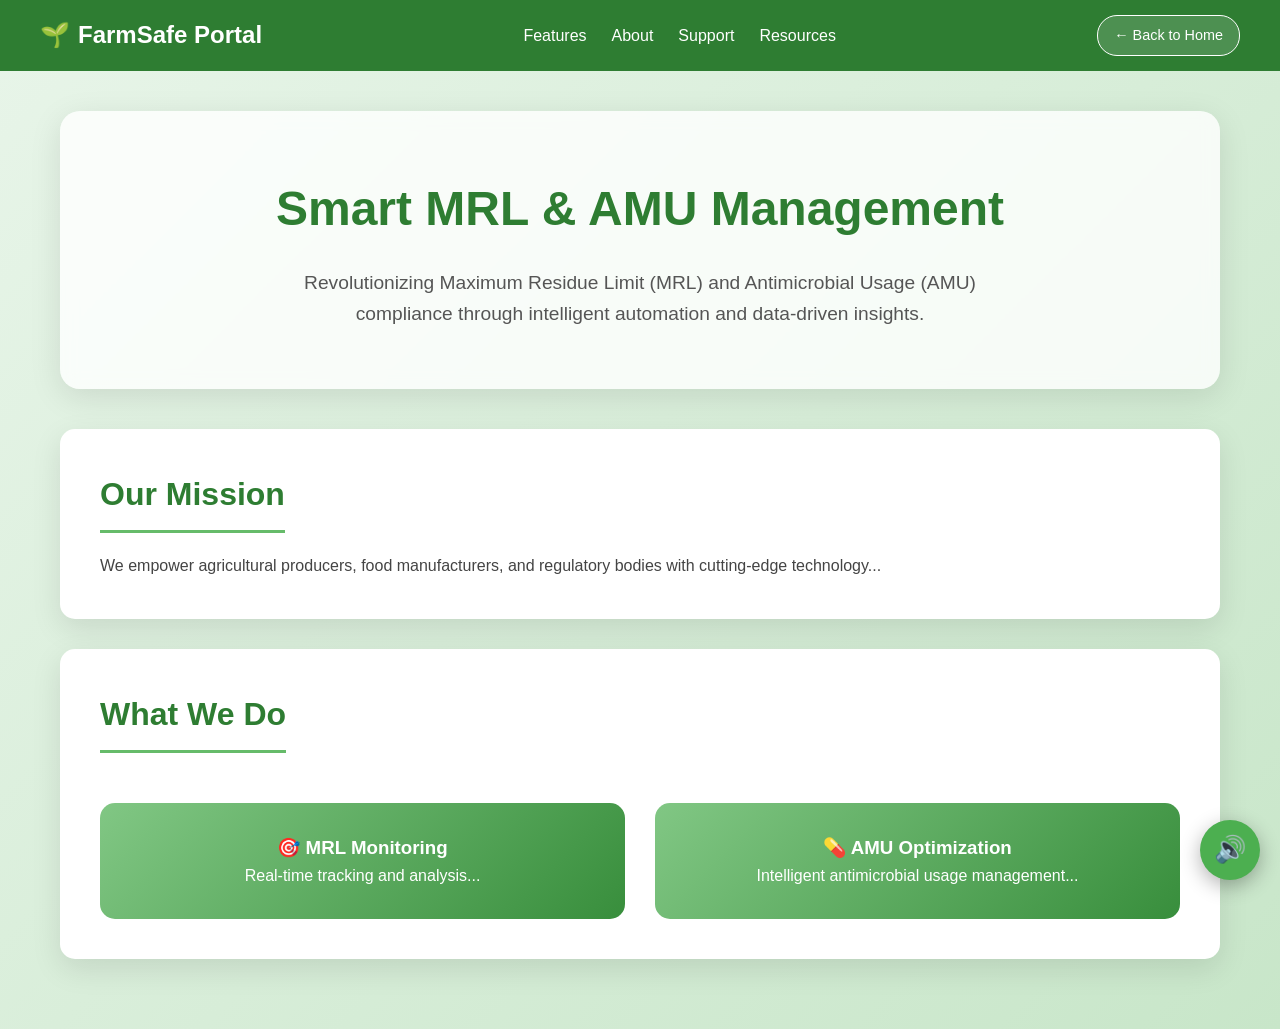
<file: About.html>
<!DOCTYPE html>
<html lang="en">
<head>
  <meta charset="UTF-8">
  <meta name="viewport" content="width=device-width, initial-scale=1.0">
  <title>About Us - FarmSafe Portal</title>
  <style>
    * {margin: 0; padding: 0; box-sizing: border-box;}

    body {
      font-family: 'Segoe UI', Tahoma, Geneva, Verdana, sans-serif;
      line-height: 1.6;
      color: #444;
      background: linear-gradient(135deg, #e8f5e9 0%, #c8e6c9 100%);
      min-height: 100vh;
    }

    /* Header Bar */
    header {
      background: #2e7d32;
      padding: 15px 40px;
      display: flex;
      align-items: center;
      justify-content: space-between;
      color: white;
    }

    .logo {
      display: flex;
      align-items: center;
      font-size: 1.5rem;
      font-weight: bold;
    }
    .logo span {
      margin-left: 8px;
    }

    nav ul {
      list-style: none;
      display: flex;
      gap: 25px;
    }
    nav ul li a {
      text-decoration: none;
      color: white;
      font-weight: 500;
      transition: color 0.3s;
    }
    nav ul li a:hover {
      color: #a5d6a7;
    }

    .back-btn {
      background: rgba(255, 255, 255, 0.15);
      color: white;
      border: 1px solid white;
      padding: 8px 16px;
      border-radius: 20px;
      text-decoration: none;
      font-size: 0.9rem;
      transition: background 0.3s;
    }
    .back-btn:hover {
      background: rgba(255, 255, 255, 0.3);
    }

    .container {max-width: 1200px; margin: 20px auto; padding: 20px;}

    .hero-section {
      text-align: center;
      padding: 60px 20px;
      background: #ffffffcc;
      backdrop-filter: blur(8px);
      border-radius: 20px;
      margin-bottom: 40px;
      box-shadow: 0 8px 32px rgba(0,0,0,0.1);
    }

    .hero-section h1 {
      font-size: 3rem; color: #2e7d32; margin-bottom: 20px;
    }

    .hero-section p {
      font-size: 1.2rem; color: #555;
      max-width: 700px; margin: 0 auto;
    }

    .content-section {
      background: white; border-radius: 15px;
      padding: 40px; margin-bottom: 30px;
      box-shadow: 0 10px 30px rgba(0,0,0,0.1);
    }

    .section-title {
      font-size: 2rem; color: #2e7d32; margin-bottom: 20px;
      border-bottom: 3px solid #66bb6a; padding-bottom: 10px;
      display: inline-block;
    }

    .features-grid {
      display: grid;
      grid-template-columns: repeat(auto-fit, minmax(300px, 1fr));
      gap: 30px; margin-top: 30px;
    }

    .feature-card {
      background: linear-gradient(135deg, #81c784 0%, #388e3c 100%);
      color: white; padding: 30px; border-radius: 15px;
      text-align: center; cursor: pointer;
      transition: transform 0.3s ease, box-shadow 0.3s ease;
    }
    .feature-card:hover {
      transform: translateY(-10px);
      box-shadow: 0 20px 40px rgba(0,0,0,0.2);
    }

    /* Floating Voice Button */
    #voiceBtn {
      position: fixed; bottom: 20px; right: 20px;
      background: #4caf50; color: white;
      font-size: 26px; width: 60px; height: 60px;
      border-radius: 50%;
      display: flex; align-items: center; justify-content: center;
      cursor: pointer;
      box-shadow: 0 6px 20px rgba(0,0,0,0.3);
      z-index: 9999;
      transition: background 0.3s;
    }

    /* Settings Panel */
    #voicePanel {
      position: fixed;
      bottom: 100px; right: 20px;
      background: white;
      border: 2px solid #4caf50;
      border-radius: 12px;
      padding: 15px;
      width: 240px;
      font-family: sans-serif;
      font-size: 14px;
      box-shadow: 0 4px 12px rgba(0,0,0,0.2);
      display: none;
      z-index: 9999;
    }

    #voicePanel h4 {margin-bottom: 10px; color: #333;}
    #voicePanel label {display: block; margin-bottom: 10px;}
    #voicePanel input, #voicePanel select {width: 100%;}
  </style>
</head>
<body>
  <!-- Header -->
  <header>
    <div class="logo">🌱 <span>FarmSafe Portal</span></div>
    <nav>
      <ul>
        <li><a href="features.html">Features</a></li>
        <li><a href="About.html">About</a></li>
        <li><a href="Support.html">Support</a></li>
        <li><a href="https://www.agriwelfare.gov.in/" target="_blank">Resources</a></li>
      </ul>
    </nav>
    <a href="index.html" class="back-btn">← Back to Home</a>
  </header>

  <div class="container">
    <div class="hero-section">
      <h1>Smart MRL & AMU Management</h1>
      <p>Revolutionizing Maximum Residue Limit (MRL) and Antimicrobial Usage (AMU) compliance through intelligent automation and data-driven insights.</p>
    </div>

    <div class="content-section">
      <h2 class="section-title">Our Mission</h2>
      <p>We empower agricultural producers, food manufacturers, and regulatory bodies with cutting-edge technology...</p>
    </div>

    <div class="content-section">
      <h2 class="section-title">What We Do</h2>
      <div class="features-grid">
        <div class="feature-card"><h3>🎯 MRL Monitoring</h3><p>Real-time tracking and analysis...</p></div>
        <div class="feature-card"><h3>💊 AMU Optimization</h3><p>Intelligent antimicrobial usage management...</p></div>
      </div>
    </div>
  </div>

  <!-- Floating Voice Button -->
  <div id="voiceBtn">🔊</div>

  <!-- Voice Settings Panel -->
  <div id="voicePanel">
    <h4>Voice Settings</h4>
    <label>Language:
      <select id="langSelect">
        <option value="en-IN">English (India)</option>
        <option value="en-US">English (US)</option>
        <option value="hi-IN">Hindi</option>
      </select>
    </label>
    <label>Volume:
      <input type="range" id="volControl" min="0" max="1" step="0.1" value="1">
    </label>
    <label>Speed:
      <input type="range" id="rateControl" min="0.5" max="2" step="0.1" value="1">
    </label>
  </div>

  <script>
    let currentLang = "en-IN";
    let volume = 1, rate = 1, isMuted = false;

    function speakText(text) {
      if (!text.trim() || isMuted) return;
      window.speechSynthesis.cancel();
      const utter = new SpeechSynthesisUtterance(text);
      utter.lang = currentLang;
      utter.volume = volume;
      utter.rate = rate;
      window.speechSynthesis.speak(utter);
    }

    document.querySelectorAll("h1,h2,h3,h4,h5,h6,p,span,a,button,li").forEach(el=>{
      el.style.cursor="pointer";
      el.addEventListener("click",()=>speakText(el.innerText));
    });

    const voiceBtn=document.getElementById("voiceBtn");
    const voicePanel=document.getElementById("voicePanel");

    voiceBtn.addEventListener("click",()=>{
      isMuted=!isMuted;
      window.speechSynthesis.cancel();
      if(isMuted){
        voiceBtn.textContent="🔇";
        voiceBtn.style.background="#f44336";
        voicePanel.style.display="none";
      } else {
        voiceBtn.textContent="🔊";
        voiceBtn.style.background="#4caf50";
        voicePanel.style.display="block";
      }
    });

    document.getElementById("langSelect").addEventListener("change",e=>currentLang=e.target.value);
    document.getElementById("volControl").addEventListener("input",e=>volume=parseFloat(e.target.value));
    document.getElementById("rateControl").addEventListener("input",e=>rate=parseFloat(e.target.value));
  </script>
</body>
</html>
</file>
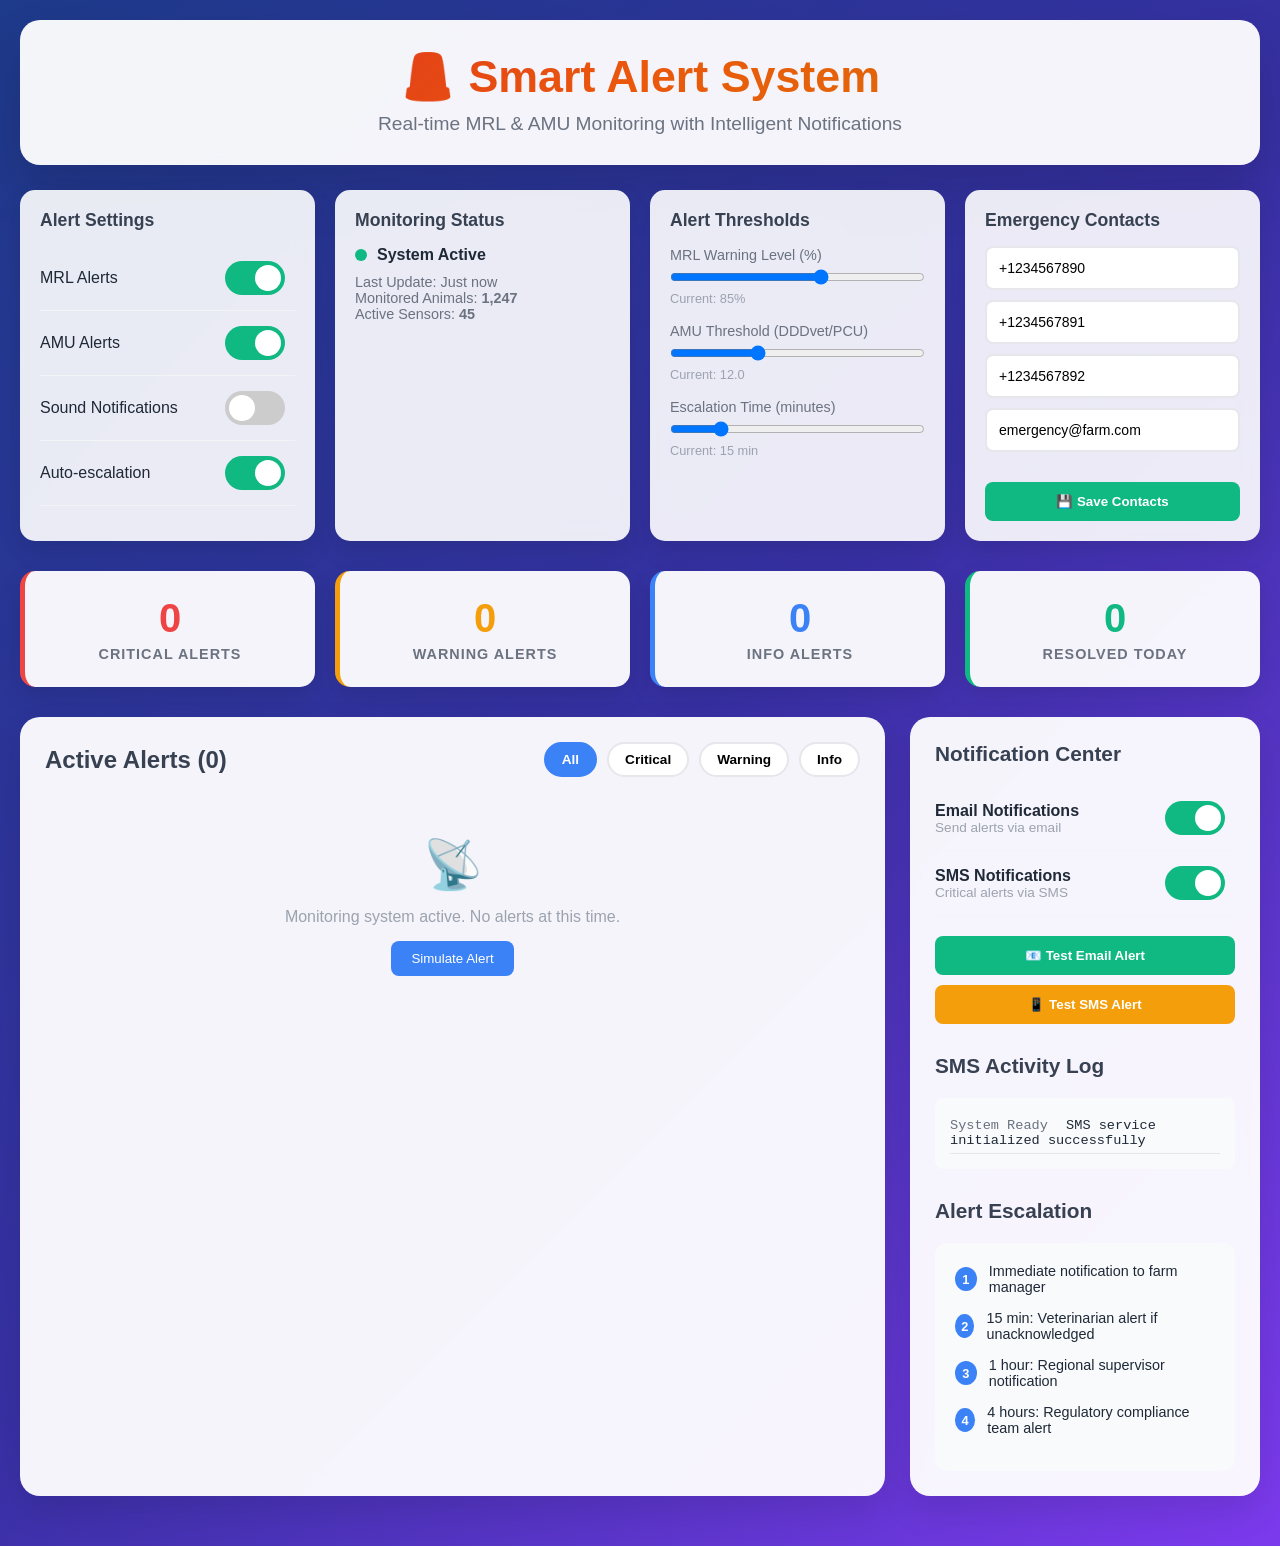
<file: alert.html>
<!DOCTYPE html>
<html lang="en">
<head>
    <meta charset="UTF-8">
    <meta name="viewport" content="width=device-width, initial-scale=1.0">
    <title>Smart Alert System - MRL & AMU Management</title>
    <style>
        * {
            margin: 0;
            padding: 0;
            box-sizing: border-box;
        }

        body {
            font-family: 'Inter', 'Segoe UI', Tahoma, Geneva, Verdana, sans-serif;
            background: linear-gradient(135deg, #1e3a8a 0%, #3730a3 50%, #7c3aed 100%);
            min-height: 100vh;
            color: #1f2937;
        }

        .alert-system {
            max-width: 1600px;
            margin: 0 auto;
            padding: 20px;
        }

        .header {
            background: rgba(255, 255, 255, 0.95);
            backdrop-filter: blur(15px);
            border-radius: 20px;
            padding: 30px;
            margin-bottom: 25px;
            box-shadow: 0 25px 50px rgba(0, 0, 0, 0.15);
            text-align: center;
        }

        .header h1 {
            font-size: 2.8rem;
            font-weight: 700;
            background: linear-gradient(135deg, #dc2626, #ea580c, #d97706);
            -webkit-background-clip: text;
            -webkit-text-fill-color: transparent;
            margin-bottom: 10px;
        }

        .header p {
            color: #6b7280;
            font-size: 1.2rem;
            font-weight: 500;
        }

        .alert-controls {
            display: grid;
            grid-template-columns: repeat(auto-fit, minmax(280px, 1fr));
            gap: 20px;
            margin-bottom: 30px;
        }

        .control-card {
            background: rgba(255, 255, 255, 0.9);
            backdrop-filter: blur(10px);
            border-radius: 15px;
            padding: 20px;
            box-shadow: 0 10px 25px rgba(0, 0, 0, 0.1);
        }

        .control-title {
            font-weight: 700;
            color: #374151;
            margin-bottom: 15px;
            font-size: 1.1rem;
        }

        .toggle-switch {
            position: relative;
            display: inline-block;
            width: 60px;
            height: 34px;
            margin: 5px 10px 5px 0;
        }

        .toggle-switch input {
            opacity: 0;
            width: 0;
            height: 0;
        }

        .slider {
            position: absolute;
            cursor: pointer;
            top: 0;
            left: 0;
            right: 0;
            bottom: 0;
            background-color: #ccc;
            transition: .4s;
            border-radius: 34px;
        }

        .slider:before {
            position: absolute;
            content: "";
            height: 26px;
            width: 26px;
            left: 4px;
            bottom: 4px;
            background-color: white;
            transition: .4s;
            border-radius: 50%;
        }

        input:checked + .slider {
            background-color: #10b981;
        }

        input:checked + .slider:before {
            transform: translateX(26px);
        }

        .setting-item {
            display: flex;
            justify-content: space-between;
            align-items: center;
            padding: 10px 0;
            border-bottom: 1px solid #f3f4f6;
        }

        .alert-stats {
            display: grid;
            grid-template-columns: repeat(auto-fit, minmax(200px, 1fr));
            gap: 20px;
            margin-bottom: 30px;
        }

        .stat-card {
            background: rgba(255, 255, 255, 0.95);
            backdrop-filter: blur(10px);
            border-radius: 15px;
            padding: 25px;
            text-align: center;
            box-shadow: 0 10px 25px rgba(0, 0, 0, 0.1);
            transition: transform 0.3s ease;
            border-left: 5px solid;
        }

        .stat-card:hover {
            transform: translateY(-5px);
        }

        .stat-card.critical {
            border-left-color: #ef4444;
        }

        .stat-card.warning {
            border-left-color: #f59e0b;
        }

        .stat-card.info {
            border-left-color: #3b82f6;
        }

        .stat-card.success {
            border-left-color: #10b981;
        }

        .stat-number {
            font-size: 2.5rem;
            font-weight: bold;
            margin-bottom: 5px;
        }

        .stat-label {
            color: #6b7280;
            font-size: 0.9rem;
            text-transform: uppercase;
            letter-spacing: 1px;
            font-weight: 600;
        }

        .alerts-container {
            display: grid;
            grid-template-columns: 1fr 350px;
            gap: 25px;
            margin-bottom: 30px;
        }

        .active-alerts {
            background: rgba(255, 255, 255, 0.95);
            backdrop-filter: blur(10px);
            border-radius: 20px;
            padding: 25px;
            box-shadow: 0 15px 35px rgba(0, 0, 0, 0.1);
        }

        .alert-list-header {
            display: flex;
            justify-content: space-between;
            align-items: center;
            margin-bottom: 20px;
        }

        .alert-list-title {
            font-size: 1.5rem;
            font-weight: 700;
            color: #374151;
        }

        .alert-filter {
            display: flex;
            gap: 10px;
        }

        .filter-btn {
            padding: 8px 16px;
            border: 2px solid #e5e7eb;
            background: white;
            border-radius: 25px;
            cursor: pointer;
            font-size: 0.85rem;
            font-weight: 600;
            transition: all 0.3s ease;
        }

        .filter-btn.active {
            background: #3b82f6;
            color: white;
            border-color: #3b82f6;
        }

        .alert-item {
            background: white;
            border-radius: 12px;
            padding: 20px;
            margin-bottom: 15px;
            box-shadow: 0 4px 15px rgba(0, 0, 0, 0.05);
            border-left: 5px solid;
            transition: all 0.3s ease;
            cursor: pointer;
        }

        .alert-item:hover {
            transform: translateX(5px);
            box-shadow: 0 8px 25px rgba(0, 0, 0, 0.1);
        }

        .alert-item.critical {
            border-left-color: #ef4444;
            background: linear-gradient(90deg, #fef2f2 0%, white 20%);
        }

        .alert-item.warning {
            border-left-color: #f59e0b;
            background: linear-gradient(90deg, #fffbeb 0%, white 20%);
        }

        .alert-item.info {
            border-left-color: #3b82f6;
            background: linear-gradient(90deg, #eff6ff 0%, white 20%);
        }

        .alert-header {
            display: flex;
            justify-content: space-between;
            align-items: flex-start;
            margin-bottom: 10px;
        }

        .alert-title {
            font-weight: 700;
            font-size: 1.1rem;
            color: #374151;
            flex-grow: 1;
        }

        .alert-time {
            font-size: 0.8rem;
            color: #9ca3af;
            font-weight: 500;
        }

        .alert-description {
            color: #6b7280;
            font-size: 0.95rem;
            margin-bottom: 15px;
            line-height: 1.5;
        }

        .alert-metadata {
            display: flex;
            gap: 15px;
            font-size: 0.85rem;
            color: #9ca3af;
            margin-bottom: 15px;
        }

        .alert-actions {
            display: flex;
            gap: 10px;
        }

        .action-btn {
            padding: 8px 16px;
            border: none;
            border-radius: 8px;
            cursor: pointer;
            font-size: 0.85rem;
            font-weight: 600;
            transition: all 0.3s ease;
        }

        .action-btn.primary {
            background: #3b82f6;
            color: white;
        }

        .action-btn.secondary {
            background: #f3f4f6;
            color: #6b7280;
        }

        .action-btn:hover {
            transform: translateY(-2px);
        }

        .alert-panel {
            background: rgba(255, 255, 255, 0.95);
            backdrop-filter: blur(10px);
            border-radius: 20px;
            padding: 25px;
            box-shadow: 0 15px 35px rgba(0, 0, 0, 0.1);
        }

        .panel-title {
            font-size: 1.3rem;
            font-weight: 700;
            color: #374151;
            margin-bottom: 20px;
        }

        .contact-form {
            margin-bottom: 20px;
        }

        .contact-input {
            width: 100%;
            padding: 12px;
            border: 2px solid #e5e7eb;
            border-radius: 8px;
            margin-bottom: 10px;
            font-size: 14px;
        }

        .contact-input:focus {
            outline: none;
            border-color: #3b82f6;
        }

        .pulse {
            animation: pulse 2s infinite;
        }

        @keyframes pulse {
            0% {
                box-shadow: 0 0 0 0 rgba(16, 185, 129, 0.7);
            }
            70% {
                box-shadow: 0 0 0 10px rgba(16, 185, 129, 0);
            }
            100% {
                box-shadow: 0 0 0 0 rgba(16, 185, 129, 0);
            }
        }

        .toast {
            position: fixed;
            top: 20px;
            right: 20px;
            background: white;
            border-radius: 12px;
            padding: 20px;
            box-shadow: 0 10px 25px rgba(0, 0, 0, 0.15);
            transform: translateX(400px);
            transition: transform 0.3s ease;
            z-index: 1000;
            max-width: 350px;
            border-left: 5px solid #10b981;
        }

        .toast.show {
            transform: translateX(0);
        }

        .toast.error {
            border-left-color: #ef4444;
        }

        .toast.warning {
            border-left-color: #f59e0b;
        }

        .sms-log {
            background: #f8fafc;
            border-radius: 8px;
            padding: 15px;
            max-height: 200px;
            overflow-y: auto;
            font-size: 0.85rem;
            font-family: monospace;
            margin-top: 15px;
        }

        .log-entry {
            padding: 5px 0;
            border-bottom: 1px solid #e5e7eb;
        }

        .log-timestamp {
            color: #6b7280;
            margin-right: 10px;
        }

        .escalation-flow {
            background: #f8fafc;
            border-radius: 12px;
            padding: 20px;
            margin-top: 20px;
        }

        .flow-step {
            display: flex;
            align-items: center;
            margin-bottom: 15px;
            font-size: 0.9rem;
        }

        .step-number {
            background: #3b82f6;
            color: white;
            width: 24px;
            height: 24px;
            border-radius: 50%;
            display: flex;
            align-items: center;
            justify-content: center;
            font-weight: bold;
            font-size: 0.8rem;
            margin-right: 12px;
        }

        @media (max-width: 768px) {
            .alerts-container {
                grid-template-columns: 1fr;
            }
            
            .alert-controls {
                grid-template-columns: 1fr;
            }
            
            .alert-stats {
                grid-template-columns: repeat(2, 1fr);
            }
        }
    </style>
</head>
<body>
    <div class="alert-system">
        <div class="header">
            <h1>🚨 Smart Alert System</h1>
            <p>Real-time MRL & AMU Monitoring with Intelligent Notifications</p>
        </div>

        <div class="alert-controls">
            <div class="control-card">
                <div class="control-title">Alert Settings</div>
                <div class="setting-item">
                    <span>MRL Alerts</span>
                    <label class="toggle-switch">
                        <input type="checkbox" checked id="mrlAlerts">
                        <span class="slider"></span>
                    </label>
                </div>
                <div class="setting-item">
                    <span>AMU Alerts</span>
                    <label class="toggle-switch">
                        <input type="checkbox" checked id="amuAlerts">
                        <span class="slider"></span>
                    </label>
                </div>
                <div class="setting-item">
                    <span>Sound Notifications</span>
                    <label class="toggle-switch">
                        <input type="checkbox" id="soundAlerts">
                        <span class="slider"></span>
                    </label>
                </div>
                <div class="setting-item">
                    <span>Auto-escalation</span>
                    <label class="toggle-switch">
                        <input type="checkbox" checked id="autoEscalation">
                        <span class="slider"></span>
                    </label>
                </div>
            </div>

            <div class="control-card">
                <div class="control-title">Monitoring Status</div>
                <div style="display: flex; align-items: center; margin-bottom: 10px;">
                    <div style="width: 12px; height: 12px; background: #10b981; border-radius: 50%; margin-right: 10px;" class="pulse" id="statusIndicator"></div>
                    <span style="font-weight: 600;" id="systemStatus">System Active</span>
                </div>
                <div style="font-size: 0.9rem; color: #6b7280;">
                    Last Update: <span id="lastUpdate">Just now</span>
                </div>
                <div style="font-size: 0.9rem; color: #6b7280;">
                    Monitored Animals: <span style="font-weight: 600;" id="monitoredCount">1,247</span>
                </div>
                <div style="font-size: 0.9rem; color: #6b7280;">
                    Active Sensors: <span style="font-weight: 600;" id="sensorCount">45</span>
                </div>
            </div>

            <div class="control-card">
                <div class="control-title">Alert Thresholds</div>
                <div style="margin-bottom: 15px;">
                    <label style="font-size: 0.9rem; color: #6b7280;">MRL Warning Level (%)</label>
                    <input type="range" min="70" max="95" value="85" style="width: 100%; margin-top: 5px;" id="mrlThreshold">
                    <span style="font-size: 0.8rem; color: #9ca3af;" id="mrlValue">Current: 85%</span>
                </div>
                <div style="margin-bottom: 15px;">
                    <label style="font-size: 0.9rem; color: #6b7280;">AMU Threshold (DDDvet/PCU)</label>
                    <input type="range" min="8" max="20" value="12" style="width: 100%; margin-top: 5px;" id="amuThreshold">
                    <span style="font-size: 0.8rem; color: #9ca3af;" id="amuValue">Current: 12.0</span>
                </div>
                <div>
                    <label style="font-size: 0.9rem; color: #6b7280;">Escalation Time (minutes)</label>
                    <input type="range" min="5" max="60" value="15" style="width: 100%; margin-top: 5px;" id="escalationTime">
                    <span style="font-size: 0.8rem; color: #9ca3af;" id="escalationValue">Current: 15 min</span>
                </div>
            </div>

            <div class="control-card">
                <div class="control-title">Emergency Contacts</div>
                <div class="contact-form">
                    <input type="tel" placeholder="Farm Manager Phone" class="contact-input" id="managerPhone" value="+1234567890">
                    <input type="tel" placeholder="Veterinarian Phone" class="contact-input" id="vetPhone" value="+1234567891">
                    <input type="tel" placeholder="Supervisor Phone" class="contact-input" id="supervisorPhone" value="+1234567892">
                    <input type="email" placeholder="Emergency Email" class="contact-input" id="emergencyEmail" value="emergency@farm.com">
                </div>
                <button style="width: 100%; padding: 12px; background: #10b981; color: white; border: none; border-radius: 8px; font-weight: 600; cursor: pointer;" onclick="saveContacts()">
                    💾 Save Contacts
                </button>
            </div>
        </div>

        <div class="alert-stats">
            <div class="stat-card critical">
                <div class="stat-number" style="color: #ef4444;" id="criticalCount">0</div>
                <div class="stat-label">Critical Alerts</div>
            </div>
            <div class="stat-card warning">
                <div class="stat-number" style="color: #f59e0b;" id="warningCount">0</div>
                <div class="stat-label">Warning Alerts</div>
            </div>
            <div class="stat-card info">
                <div class="stat-number" style="color: #3b82f6;" id="infoCount">0</div>
                <div class="stat-label">Info Alerts</div>
            </div>
            <div class="stat-card success">
                <div class="stat-number" style="color: #10b981;" id="resolvedCount">0</div>
                <div class="stat-label">Resolved Today</div>
            </div>
        </div>

        <div class="alerts-container">
            <div class="active-alerts">
                <div class="alert-list-header">
                    <div class="alert-list-title">Active Alerts (<span id="totalAlerts">0</span>)</div>
                    <div class="alert-filter">
                        <button class="filter-btn active" onclick="filterAlerts('all')">All</button>
                        <button class="filter-btn" onclick="filterAlerts('critical')">Critical</button>
                        <button class="filter-btn" onclick="filterAlerts('warning')">Warning</button>
                        <button class="filter-btn" onclick="filterAlerts('info')">Info</button>
                    </div>
                </div>

                <div class="alert-list" id="alertList">
                    <div style="text-align: center; color: #9ca3af; padding: 40px;">
                        <div style="font-size: 3rem; margin-bottom: 15px;">📡</div>
                        <div>Monitoring system active. No alerts at this time.</div>
                        <button style="margin-top: 15px; padding: 10px 20px; background: #3b82f6; color: white; border: none; border-radius: 8px; cursor: pointer;" onclick="simulateAlert()">
                            Simulate Alert
                        </button>
                    </div>
                </div>
            </div>

            <div class="alert-panel">
                <div class="panel-title">Notification Center</div>
                
                <div class="setting-item">
                    <div>
                        <div style="font-weight: 600;">Email Notifications</div>
                        <div style="font-size: 0.85rem; color: #9ca3af;">Send alerts via email</div>
                    </div>
                    <label class="toggle-switch">
                        <input type="checkbox" checked id="emailNotify">
                        <span class="slider"></span>
                    </label>
                </div>
                
                <div class="setting-item">
                    <div>
                        <div style="font-weight: 600;">SMS Notifications</div>
                        <div style="font-size: 0.85rem; color: #9ca3af;">Critical alerts via SMS</div>
                    </div>
                    <label class="toggle-switch">
                        <input type="checkbox" checked id="smsNotify">
                        <span class="slider"></span>
                    </label>
                </div>

                <div style="margin: 20px 0;">
                    <button style="width: 100%; padding: 12px; background: #10b981; color: white; border: none; border-radius: 8px; font-weight: 600; cursor: pointer; margin-bottom: 10px;" onclick="testEmailAlert()">
                        📧 Test Email Alert
                    </button>
                    <button style="width: 100%; padding: 12px; background: #f59e0b; color: white; border: none; border-radius: 8px; font-weight: 600; cursor: pointer;" onclick="testSMSAlert()">
                        📱 Test SMS Alert
                    </button>
                </div>

                <div class="panel-title" style="margin-top: 30px;">SMS Activity Log</div>
                <div class="sms-log" id="smsLog">
                    <div class="log-entry">
                        <span class="log-timestamp">System Ready</span>
                        SMS service initialized successfully
                    </div>
                </div>

                <div class="panel-title" style="margin-top: 30px;">Alert Escalation</div>
                <div class="escalation-flow">
                    <div class="flow-step">
                        <div class="step-number">1</div>
                        <span>Immediate notification to farm manager</span>
                    </div>
                    <div class="flow-step">
                        <div class="step-number">2</div>
                        <span><span id="escalationTimeDisplay">15</span> min: Veterinarian alert if unacknowledged</span>
                    </div>
                    <div class="flow-step">
                        <div class="step-number">3</div>
                        <span>1 hour: Regional supervisor notification</span>
                    </div>
                    <div class="flow-step">
                        <div class="step-number">4</div>
                        <span>4 hours: Regulatory compliance team alert</span>
                    </div>
                </div>
            </div>
        </div>
    </div>

    <!-- Toast notification template -->
    <div class="toast" id="toast">
        <div style="font-weight: 700; margin-bottom: 8px;" id="toastTitle">Notification</div>
        <div style="color: #6b7280; font-size: 0.9rem;" id="toastMessage">Message content</div>
    </div>

    <script>
        // Alert system state
        let alertSystem = {
            alerts: [],
            settings: {
                mrlAlerts: true,
                amuAlerts: true,
                soundAlerts: false,
                emailNotify: true,
                smsNotify: true,
                autoEscalation: true
            },
            thresholds: {
                mrl: 85,
                amu: 12,
                escalationTime: 15
            },
            contacts: {
                manager: '+1234567890',
                veterinarian: '+1234567891',
                supervisor: '+1234567892',
                email: 'emergency@farm.com'
            },
            counters: {
                critical: 0,
                warning: 0,
                info: 0,
                resolved: 0
            },
            escalationTimers: new Map()
        };

        // Initialize alert system
        function initAlertSystem() {
            console.log('🚨 Smart Alert System initialized');
            
            // Setup event listeners
            setupEventListeners();
            
            // Start monitoring simulation
            startMonitoring();
            
            // Update time display
            setInterval(updateTimeDisplay, 1000);
            
            // Check for escalations
            setInterval(checkEscalations, 30000); // Every 30 seconds
            
            // Auto-generate alerts for demo
            setTimeout(() => {
                simulateRealisticAlert();
            }, 5000);
        }

        function setupEventListeners() {
            // Toggle switches
            document.getElementById('mrlAlerts').addEventListener('change', function(e) {
                alertSystem.settings.mrlAlerts = e.target.checked;
                logToSMS(`MRL alerts ${e.target.checked ? 'enabled' : 'disabled'}`);
            });

            document.getElementById('amuAlerts').addEventListener('change', function(e) {
                alertSystem.settings.amuAlerts = e.target.checked;
                logToSMS(`AMU alerts ${e.target.checked ? 'enabled' : 'disabled'}`);
            });

            document.getElementById('soundAlerts').addEventListener('change', function(e) {
                alertSystem.settings.soundAlerts = e.target.checked;
            });

            document.getElementById('smsNotify').addEventListener('change', function(e) {
                alertSystem.settings.smsNotify = e.target.checked;
                logToSMS(`SMS notifications ${e.target.checked ? 'enabled' : 'disabled'}`);
            });

            document.getElementById('emailNotify').addEventListener('change', function(e) {
                alertSystem.settings.emailNotify = e.target.checked;
            });

            document.getElementById('autoEscalation').addEventListener('change', function(e) {
                alertSystem.settings.autoEscalation = e.target.checked;
                logToSMS(`Auto-escalation ${e.target.checked ? 'enabled' : 'disabled'}`);
            });

            // Threshold sliders
            document.getElementById('mrlThreshold').addEventListener('input', function(e) {
                alertSystem.thresholds.mrl = parseInt(e.target.value);
                document.getElementById('mrlValue').textContent = `Current: ${e.target.value}%`;
            });

            document.getElementById('amuThreshold').addEventListener('input', function(e) {
                alertSystem.thresholds.amu = parseInt(e.target.value);
                document.getElementById('amuValue').textContent = `Current: ${e.target.value}.0`;
            });

            document.getElementById('escalationTime').addEventListener('input', function(e) {
                alertSystem.thresholds.escalationTime = parseInt(e.target.value);
                document.getElementById('escalationValue').textContent = `Current: ${e.target.value} min`;
                document.getElementById('escalationTimeDisplay').textContent = e.target.value;
            });
        }

        function startMonitoring() {
            // Simulate real-time data monitoring
            setInterval(() => {
                // Randomly generate alerts based on thresholds
                if (Math.random() < 0.05) { // 5% chance every 10 seconds
                    generateRandomAlert();
                }
            }, 10000);

            // Update monitoring status
            setInterval(() => {
                const monitoredCount = 1247 + Math.floor(Math.random() * 20) - 10;
                const sensorCount = 45 + Math.floor(Math.random() * 10) - 5;
                document.getElementById('monitoredCount').textContent = monitoredCount.toLocaleString();
                document.getElementById('sensorCount').textContent = sensorCount;
            }, 30000);
        }

        function generateRandomAlert() {
            const alertTemplates = [
                {
                    type: 'critical',
                    title: '🔴 MRL Limit Exceeded',
                    description: 'Animal {id} showing {substance} levels at {level} mg/kg, exceeding the {limit} mg/kg MRL limit.',
                    location: 'Dairy Farm Alpha',
                    species: 'Cattle',
                    action: 'Extend withdrawal period immediately'
                },
                {
                    type: 'warning',
                    title: '⚠️ High AMU Consumption',
                    description: 'Farm showing {value} DDDvet/PCU, {percent}% above target threshold.',
                    location: 'Poultry Farm Beta',
                    species: 'Poultry',
                    action: 'Review antimicrobial protocol'
                },
                {
                    type: 'warning',
                    title: '⚠️ Withdrawal Period Warning',
                    description: '{count} animals approaching end of withdrawal period within 48 hours.',
                    location: 'Cattle Ranch Gamma',
                    species: 'Cattle',
                    action: 'Schedule MRL testing'
                },
                {
                    type: 'info',
                    title: 'ℹ️ Routine Testing Completed',
                    description: 'Weekly MRL testing completed for {count} animals. {result}% results within normal range.',
                    location: 'All Facilities',
                    species: 'Mixed',
                    action: 'Review results'
                }
            ];

            const template = alertTemplates[Math.floor(Math.random()
</file>
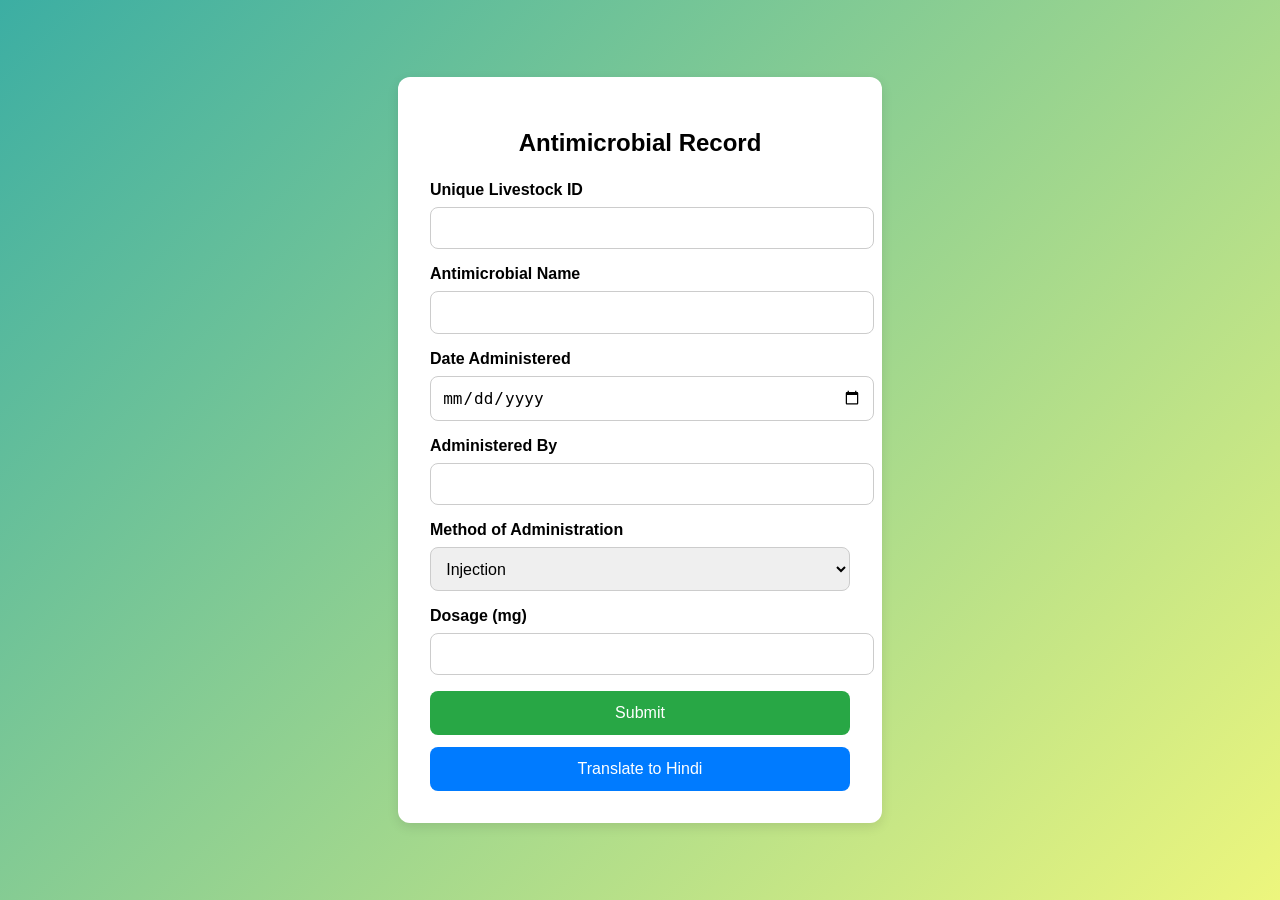
<file: amu entry.html>
<!DOCTYPE html>
<html lang="en">
<head>
  <meta charset="UTF-8" />
  <meta name="viewport" content="width=device-width, initial-scale=1.0" />
  <title>Livestock Antimicrobial Record</title>
  <style>
    body {
      font-family: Arial, sans-serif;
      background: linear-gradient(135deg, #3CAEA3,#EDF67D);
      display: flex;
      justify-content: center;
      align-items: center;
      min-height: 100vh;
      margin: 0;
    }
    .container {
      background: white;
      padding: 2rem;
      border-radius: 12px;
      box-shadow: 0 4px 12px rgba(0,0,0,0.1);
      max-width: 420px;
      width: 100%;
    }
    h2 {
      text-align: center;
      margin-bottom: 1.5rem;
    }
    label {
      display: block;
      margin-bottom: 0.5rem;
      font-weight: bold;
    }
    input, select {
      width: 100%;
      padding: 0.7rem;
      margin-bottom: 1rem;
      border: 1px solid #ccc;
      border-radius: 8px;
      font-size: 1rem;
    }
    button {
      width: 100%;
      padding: 0.8rem;
      border: none;
      border-radius: 8px;
      font-size: 1rem;
      cursor: pointer;
    }
    .submit-btn {
      background: #28a745;
      color: white;
      margin-bottom: 0.8rem;
    }
    .translate-btn {
      background: #007bff;
      color: white;
    }
    @media (max-width: 500px) {
      .container {
        padding: 1rem;
      }
    }
  </style>
</head>
<body>
  <div class="container">
    <h2 id="form-title">Antimicrobial Record</h2>
    <form id="antimicrobial-form" action="submit_antimicrobial.php" method="POST">
      <label id="label-id" for="unique_id">Unique Livestock ID</label>
      <input type="text" id="unique_id" name="unique_id" required />

      <label id="label-antimicrobial" for="antimicrobial">Antimicrobial Name</label>
      <input type="text" id="antimicrobial" name="antimicrobial" required />

      <label id="label-date" for="date">Date Administered</label>
      <input type="date" id="date" name="date" required />

      <label id="label-administered" for="administered_by">Administered By</label>
      <input type="text" id="administered_by" name="administered_by" required />

      <label id="label-method" for="method">Method of Administration</label>
      <select id="method" name="method" required>
        <option value="injection">Injection</option>
        <option value="oral">Oral</option>
      </select>

      <label id="label-dosage" for="dosage">Dosage (mg)</label>
      <input type="number" id="dosage" name="dosage" required />

      <button type="submit" class="submit-btn" id="submit-btn">Submit</button>
    </form>
    <button class="translate-btn" onclick="translateToHindi()" id="translate-btn">Translate to Hindi</button>
  </div>

  <script>
    let translated = false;

    function translateToHindi() {
      if (!translated) {
        document.getElementById('form-title').innerText = 'प्रतिजैविक विवरण';
        document.getElementById('label-id').innerText = 'पशुधन की विशिष्ट आईडी';
        document.getElementById('label-antimicrobial').innerText = 'प्रतिजैविक का नाम';
        document.getElementById('label-date').innerText = 'प्रशासन की तिथि';
        document.getElementById('label-administered').innerText = 'किसके द्वारा दिया गया';
        document.getElementById('label-method').innerText = 'कैसे दिया गया';
        document.getElementById('label-dosage').innerText = 'खुराक (मिग्रा)';
        document.getElementById('submit-btn').innerText = 'जमा करें';
        document.getElementById('translate-btn').innerText = 'Translate to English';
        translated = true;
      } else {
        document.getElementById('form-title').innerText = 'Antimicrobial Record';
        document.getElementById('label-id').innerText = 'Unique Livestock ID';
        document.getElementById('label-antimicrobial').innerText = 'Antimicrobial Name';
        document.getElementById('label-date').innerText = 'Date Administered';
        document.getElementById('label-administered').innerText = 'Administered By';
        document.getElementById('label-method').innerText = 'Method of Administration';
        document.getElementById('label-dosage').innerText = 'Dosage (mg)';
        document.getElementById('submit-btn').innerText = 'Submit';
        document.getElementById('translate-btn').innerText = 'Translate to Hindi';
        translated = false;
      }
    }
  </script>
</body>
</html>
</file>
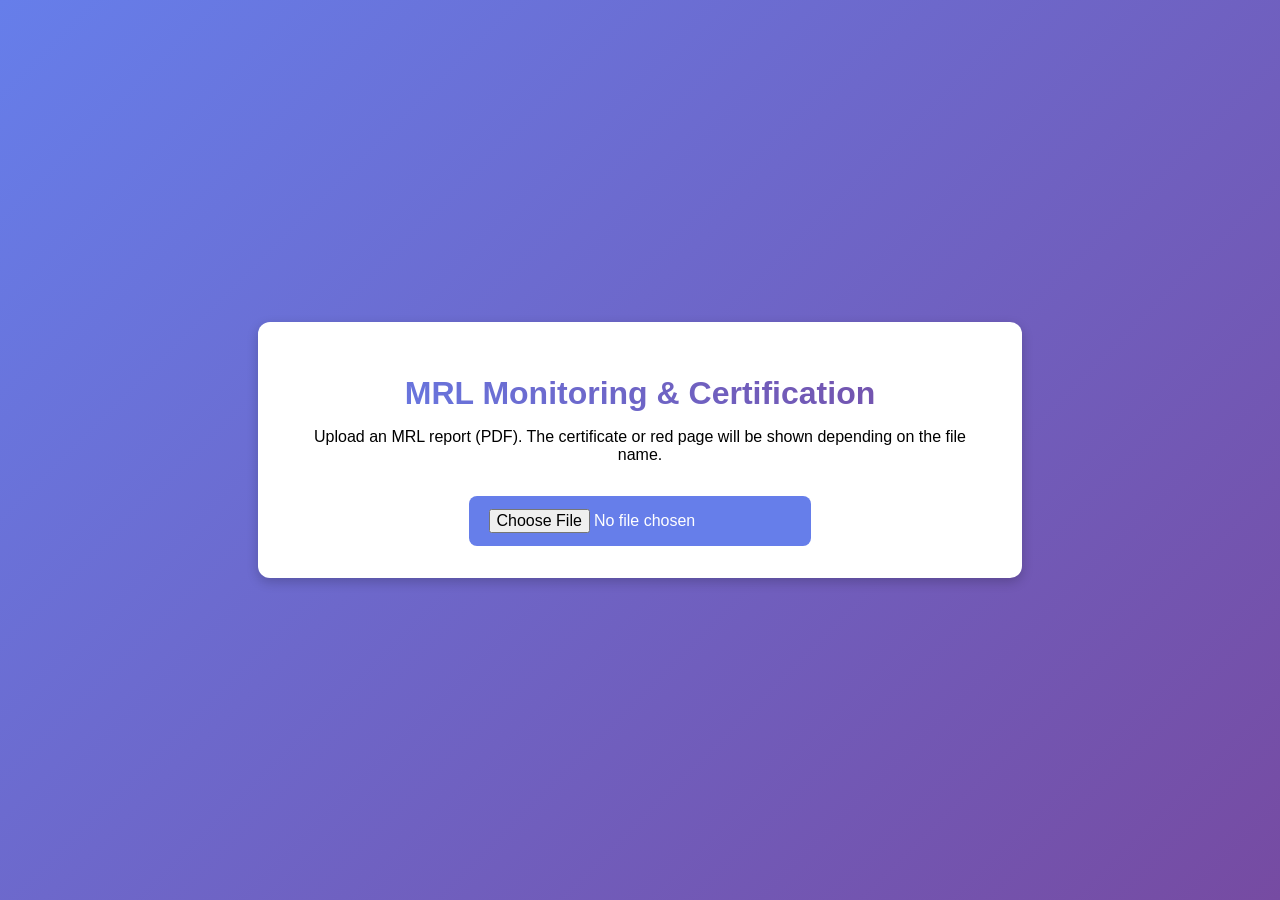
<file: antimicrobial.html>
<!DOCTYPE html>
<html lang="en">
<head>
  <meta charset="UTF-8">
  <meta name="viewport" content="width=device-width, initial-scale=1.0">
  <title>MRL Certificate Generator</title>
  <style>
    body {
      font-family: Arial, sans-serif;
      background: linear-gradient(135deg, #667eea, #764ba2);
      min-height: 100vh;
      display: flex;
      justify-content: center;
      align-items: center;
      margin: 0;
    }
    .container {
      background: white;
      padding: 2rem;
      border-radius: 12px;
      box-shadow: 0 4px 12px rgba(0,0,0,0.2);
      max-width: 700px;
      width: 100%;
      text-align: center;
    }
    h1 {
      margin-bottom: 1rem;
      background: linear-gradient(45deg, #667eea, #764ba2);
      -webkit-background-clip: text;
      -webkit-text-fill-color: transparent;
    }
    .btn {
      padding: 0.8rem 1.2rem;
      margin-top: 1rem;
      background: #667eea;
      color: white;
      border: none;
      border-radius: 8px;
      cursor: pointer;
      font-size: 1rem;
    }
    .btn:hover {
      background: #5a67d8;
    }
    .certificate {
      margin-top: 2rem;
      padding: 1.5rem;
      border: 2px solid #27ae60;
      border-radius: 8px;
      background: rgba(39,174,96,0.05);
      text-align: left;
      display: none;
    }
    .good {
      color: #27ae60;
      font-weight: bold;
    }
  </style>
</head>
<body>
  <div class="container">
    <h1>MRL Monitoring & Certification</h1>
    <p>Upload an MRL report (PDF). The certificate or red page will be shown depending on the file name.</p>
    <input type="file" id="fileInput" accept="application/pdf" class="btn" />

    <div class="certificate" id="certificate">
      <h2>Certificate of Compliance</h2>
      <p>This is to certify that the tested product has been analyzed for antimicrobial residues.</p>
      <p class="good">No residues above Maximum Residue Limits (MRLs) were detected.</p>
      <p>Therefore, this product is declared <strong>FIT FOR HUMAN CONSUMPTION</strong>.</p>
      <p>Verified and approved by third-party accredited laboratories.</p>
      <p><em>Date Issued: <span id="certDate"></span></em></p>
    </div>
  </div>

  <script>
    const fileInput = document.getElementById("fileInput");
    const certDiv = document.getElementById("certificate");
    const certDate = document.getElementById("certDate");

    fileInput.addEventListener("change", function() {
      if (this.files && this.files.length > 0) {
        const fileName = this.files[0].name.toLowerCase();
        certDiv.style.display = "none";

        if (fileName.includes("report") && !fileName.includes("mrl_report")) {
          // Show green certificate
          setTimeout(() => {
            certDate.textContent = new Date().toLocaleDateString();
            certDiv.style.display = "block";
          }, 1000);
        } else if (fileName.includes("mrl_report")) {
          // Open red.html page instead of showing report
          window.location.href = "red.html";
        }
      }
    });
  </script>
</body>
</html>
</file>
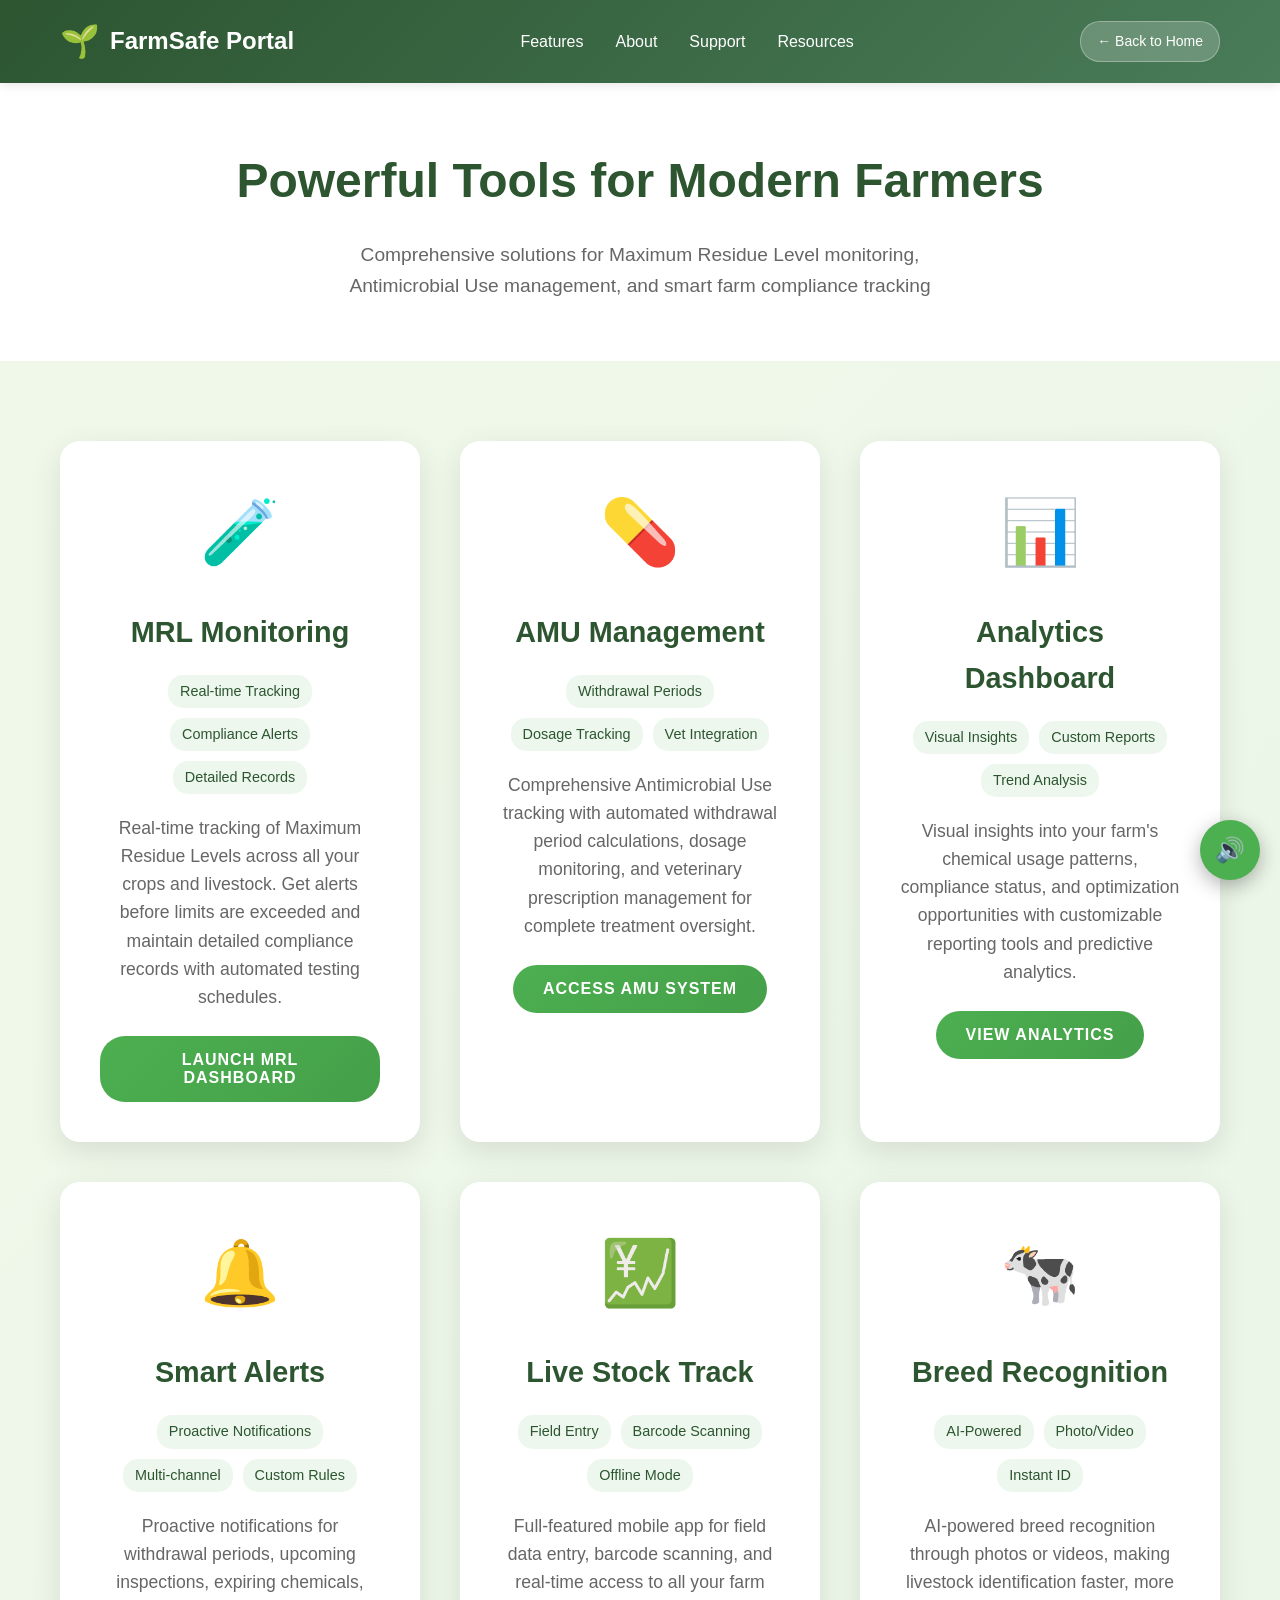
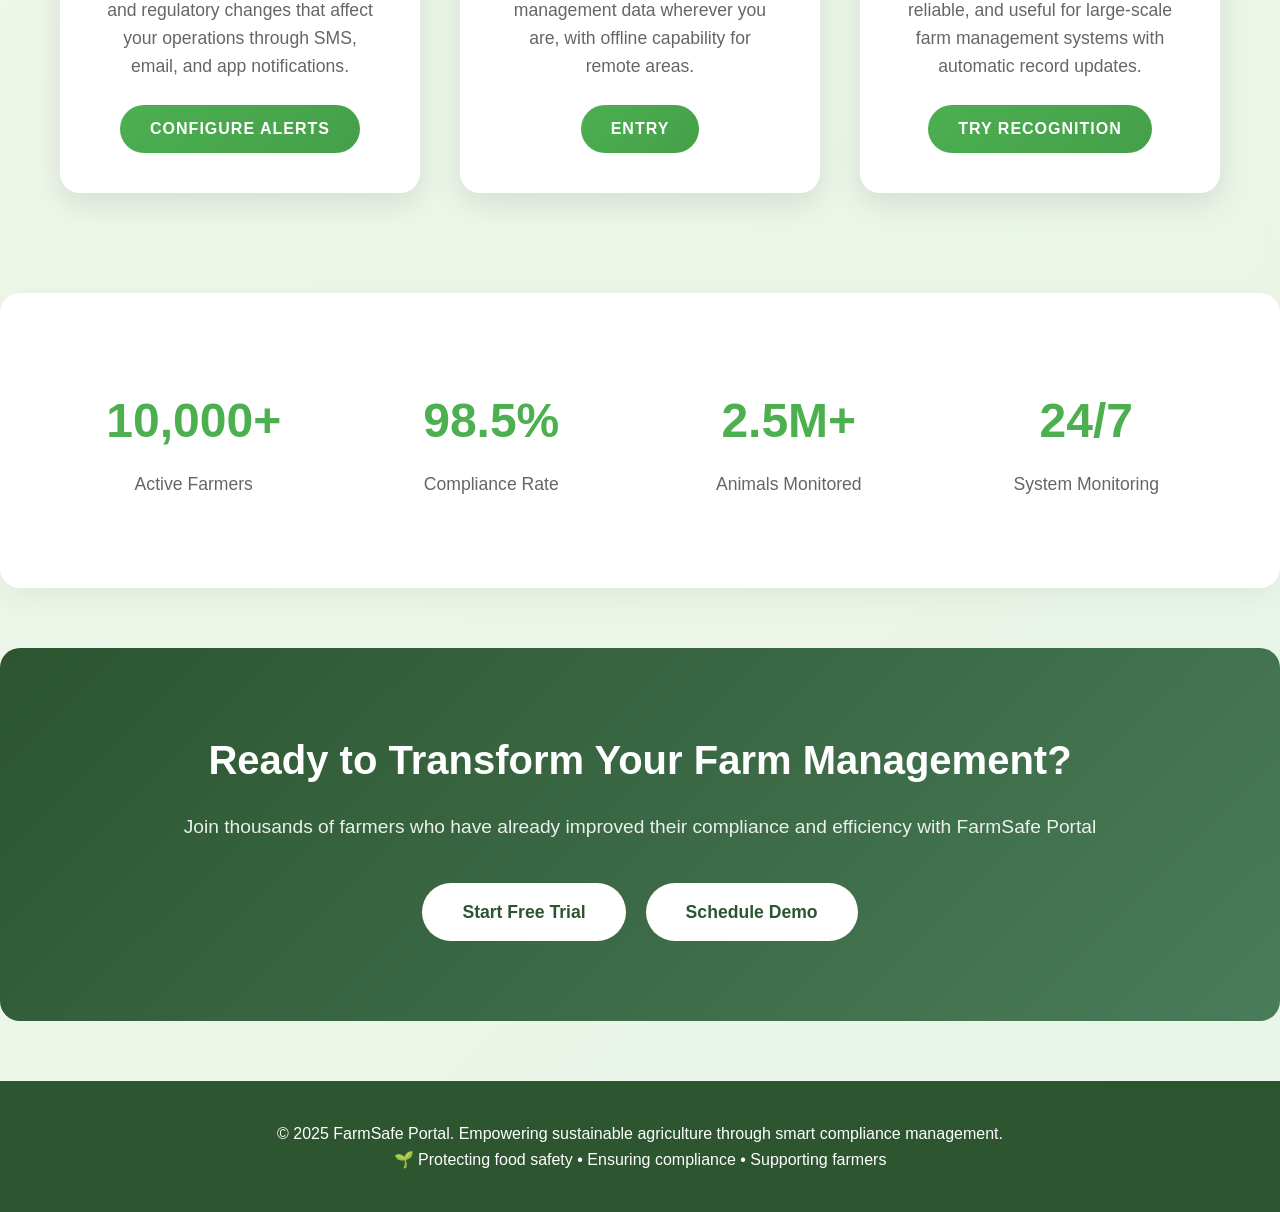
<file: features.html>
<!DOCTYPE html>
<html lang="en">
<head>
    <meta charset="UTF-8">
    <meta name="viewport" content="width=device-width, initial-scale=1.0">
    <title>FarmSafe Portal - Features</title>
    <style>
        * {
            margin: 0;
            padding: 0;
            box-sizing: border-box;
        }

        body {
            font-family: 'Segoe UI', Tahoma, Geneva, Verdana, sans-serif;
            line-height: 1.6;
            color: #333;
            background: linear-gradient(135deg, #f1f8e9, #e8f5e8);
            min-height: 100vh;
        }

        .container {
            max-width: 1200px;
            margin: 0 auto;
            padding: 0 20px;
        }

        header {
            background: linear-gradient(135deg, #2c5530, #4a7c59);
            color: white;
            padding: 1rem 0;
            box-shadow: 0 2px 10px rgba(0,0,0,0.1);
            position: sticky;
            top: 0;
            z-index: 100;
        }

        nav {
            display: flex;
            justify-content: space-between;
            align-items: center;
        }

        .logo {
            display: flex;
            align-items: center;
            gap: 10px;
        }

        .logo-icon {
            font-size: 2rem;
        }

        .logo h1 {
            font-size: 1.5rem;
        }

        .nav-links {
            display: flex;
            list-style: none;
            gap: 2rem;
        }

        .nav-links a {
            color: white;
            text-decoration: none;
            transition: opacity 0.3s;
        }

        .nav-links a:hover {
            opacity: 0.8;
        }

        .back-btn {
            background: rgba(255,255,255,0.2);
            color: white;
            border: 1px solid rgba(255,255,255,0.3);
            padding: 8px 16px;
            border-radius: 20px;
            text-decoration: none;
            transition: all 0.3s;
            font-size: 14px;
        }

        .back-btn:hover {
            background: rgba(255,255,255,0.3);
        }

        .page-header {
            text-align: center;
            padding: 60px 0;
            background: white;
            margin-bottom: 40px;
        }

        .page-header h1 {
            font-size: 3rem;
            color: #2c5530;
            margin-bottom: 20px;
        }

        .page-header p {
            font-size: 1.2rem;
            color: #666;
            max-width: 600px;
            margin: 0 auto;
        }

        .features-grid {
            display: grid;
            grid-template-columns: repeat(auto-fit, minmax(350px, 1fr));
            gap: 40px;
            padding: 40px 0;
        }

        .feature-card {
            background: white;
            padding: 40px;
            border-radius: 20px;
            box-shadow: 0 10px 30px rgba(0,0,0,0.1);
            transition: all 0.3s ease;
            cursor: pointer;
            position: relative;
            overflow: hidden;
            text-align: center;
        }

        .feature-card:hover {
            transform: translateY(-10px);
            box-shadow: 0 20px 50px rgba(0,0,0,0.15);
        }

        .feature-card::before {
            content: '';
            position: absolute;
            top: 0;
            left: -100%;
            width: 100%;
            height: 5px;
            background: linear-gradient(90deg, #4caf50, #45a049);
            transition: left 0.3s ease;
        }

        .feature-card:hover::before {
            left: 0;
        }

        .feature-icon {
            font-size: 4rem;
            margin-bottom: 25px;
            transition: transform 0.3s ease;
            display: block;
        }

        .feature-card:hover .feature-icon {
            transform: scale(1.1);
        }

        .feature-card h3 {
            color: #2c5530;
            font-size: 1.8rem;
            margin-bottom: 20px;
            font-weight: 600;
        }

        .feature-card p {
            color: #666;
            line-height: 1.6;
            margin-bottom: 25px;
            font-size: 1.1rem;
        }

        .feature-button {
            background: linear-gradient(135deg, #4caf50, #45a049);
            color: white;
            border: none;
            padding: 15px 30px;
            border-radius: 25px;
            cursor: pointer;
            font-weight: 600;
            font-size: 1rem;
            transition: all 0.3s ease;
            text-transform: uppercase;
            letter-spacing: 1px;
        }

        .feature-button:hover {
            background: linear-gradient(135deg, #45a049, #3d8b40);
            transform: translateY(-2px);
            box-shadow: 0 8px 25px rgba(76,175,80,0.4);
        }

        .feature-benefits {
            display: flex;
            flex-wrap: wrap;
            gap: 10px;
            margin-bottom: 20px;
            justify-content: center;
        }

        .benefit-tag {
            background: rgba(76, 175, 80, 0.1);
            color: #2c5530;
            padding: 5px 12px;
            border-radius: 15px;
            font-size: 0.9rem;
            font-weight: 500;
        }

        .stats-section {
            background: white;
            padding: 60px 0;
            margin: 60px 0;
            border-radius: 20px;
            box-shadow: 0 10px 30px rgba(0,0,0,0.05);
        }

        .stats-grid {
            display: grid;
            grid-template-columns: repeat(auto-fit, minmax(200px, 1fr));
            gap: 30px;
            text-align: center;
        }

        .stat-card {
            padding: 30px 20px;
        }

        .stat-number {
            font-size: 3rem;
            font-weight: bold;
            color: #4caf50;
            margin-bottom: 10px;
        }

        .stat-label {
            color: #666;
            font-size: 1.1rem;
            font-weight: 500;
        }

        .cta-section {
            text-align: center;
            padding: 80px 0;
            background: linear-gradient(135deg, #2c5530, #4a7c59);
            color: white;
            margin-top: 60px;
            border-radius: 20px;
        }

        .cta-section h2 {
            font-size: 2.5rem;
            margin-bottom: 20px;
        }

        .cta-section p {
            font-size: 1.2rem;
            margin-bottom: 40px;
            opacity: 0.9;
        }

        .cta-buttons {
            display: flex;
            gap: 20px;
            justify-content: center;
            flex-wrap: wrap;
        }

        .cta-btn {
            background: white;
            color: #2c5530;
            padding: 15px 40px;
            border-radius: 30px;
            text-decoration: none;
            font-weight: 600;
            font-size: 1.1rem;
            transition: all 0.3s ease;
        }

        .cta-btn:hover {
            transform: translateY(-3px);
            box-shadow: 0 10px 30px rgba(255,255,255,0.3);
        }

        .footer {
            background: #2c5530;
            color: white;
            text-align: center;
            padding: 40px 0;
            margin-top: 60px;
        }

        @media (max-width: 768px) {
            .page-header h1 {
                font-size: 2.5rem;
            }
            
            .features-grid {
                grid-template-columns: 1fr;
                gap: 30px;
            }
            
            .nav-links {
                display: none;
            }
            
            .cta-buttons {
                flex-direction: column;
                align-items: center;
            }
        }

        /* Animation for page load */
        .feature-card {
            opacity: 0;
            transform: translateY(30px);
            animation: fadeInUp 0.6s ease forwards;
        }

        .feature-card:nth-child(1) { animation-delay: 0.1s; }
        .feature-card:nth-child(2) { animation-delay: 0.2s; }
        .feature-card:nth-child(3) { animation-delay: 0.3s; }
        .feature-card:nth-child(4) { animation-delay: 0.4s; }
        .feature-card:nth-child(5) { animation-delay: 0.5s; }
        .feature-card:nth-child(6) { animation-delay: 0.6s; }

        @keyframes fadeInUp {
            to {
                opacity: 1;
                transform: translateY(0);
            }
        }
    </style>
</head>
<body>
    <header>
        <nav class="container">
            <div class="logo">
                <div class="logo-icon">🌱</div>
                <h1>FarmSafe Portal</h1>
            </div>
            <ul class="nav-links">
                <li><a href="features.html">Features</a></li>
                <li><a href="about.html">About</a></li>
                <li><a href="support.html">Support</a></li>
                <li><a href="https://www.agriwelfare.gov.in/" target="_blank">Resources</a></li>
            </ul>
            <a href="index.html" class="back-btn">← Back to Home</a>
        </nav>
    </header>

    <main>
        <section class="page-header">
            <div class="container">
                <h1>Powerful Tools for Modern Farmers</h1>
                <p>Comprehensive solutions for Maximum Residue Level monitoring, Antimicrobial Use management, and smart farm compliance tracking</p>
            </div>
        </section>

        <section class="container">
            <div class="features-grid">
                <!-- MRL Monitoring -->
                <div class="feature-card" onclick="openMRLMonitoring()">
                    <div class="feature-icon">🧪</div>
                    <h3>MRL Monitoring</h3>
                    <div class="feature-benefits">
                        <span class="benefit-tag">Real-time Tracking</span>
                        <span class="benefit-tag">Compliance Alerts</span>
                        <span class="benefit-tag">Detailed Records</span>
                    </div>
                    <p>Real-time tracking of Maximum Residue Levels across all your crops and livestock. Get alerts before limits are exceeded and maintain detailed compliance records with automated testing schedules.</p>
                    <button class="feature-button">Launch MRL Dashboard</button>
                </div>

                <!-- AMU Management -->
                <div class="feature-card" onclick="openAMUManagement()">
                    <div class="feature-icon">💊</div>
                    <h3>AMU Management</h3>
                    <div class="feature-benefits">
                        <span class="benefit-tag">Withdrawal Periods</span>
                        <span class="benefit-tag">Dosage Tracking</span>
                        <span class="benefit-tag">Vet Integration</span>
                    </div>
                    <p>Comprehensive Antimicrobial Use tracking with automated withdrawal period calculations, dosage monitoring, and veterinary prescription management for complete treatment oversight.</p>
                    <button class="feature-button">Access AMU System</button>
                </div>

                <!-- Analytics Dashboard -->
                <div class="feature-card" onclick="openAnalyticsDashboard()">
                    <div class="feature-icon">📊</div>
                    <h3>Analytics Dashboard</h3>
                    <div class="feature-benefits">
                        <span class="benefit-tag">Visual Insights</span>
                        <span class="benefit-tag">Custom Reports</span>
                        <span class="benefit-tag">Trend Analysis</span>
                    </div>
                    <p>Visual insights into your farm's chemical usage patterns, compliance status, and optimization opportunities with customizable reporting tools and predictive analytics.</p>
                    <button class="feature-button">View Analytics</button>
                </div>

                <!-- Smart Alerts -->
                <div class="feature-card" onclick="openSmartAlerts()">
                    <div class="feature-icon">🔔</div>
                    <h3>Smart Alerts</h3>
                    <div class="feature-benefits">
                        <span class="benefit-tag">Proactive Notifications</span>
                        <span class="benefit-tag">Multi-channel</span>
                        <span class="benefit-tag">Custom Rules</span>
                    </div>
                    <p>Proactive notifications for withdrawal periods, upcoming inspections, expiring chemicals, and regulatory changes that affect your operations through SMS, email, and app notifications.</p>
                    <button class="feature-button">Configure Alerts</button>
                </div>

                <!-- Mobile Access -->
                <div class="feature-card" onclick="openMobileAccess()">
                    <div class="feature-icon">&#128185;</div>
                    <h3>Live Stock Track</h3>
                    <div class="feature-benefits">
                        <span class="benefit-tag">Field Entry</span>
                        <span class="benefit-tag">Barcode Scanning</span>
                        <span class="benefit-tag">Offline Mode</span>
                    </div>
                    <p>Full-featured mobile app for field data entry, barcode scanning, and real-time access to all your farm management data wherever you are, with offline capability for remote areas.</p>
                    <button class="feature-button">Entry</button>
                </div>

                <!-- Breed Recognition -->
                <div class="feature-card" onclick="openBreedRecognition()">
                    <div class="feature-icon">🐄</div>
                    <h3>Breed Recognition</h3>
                    <div class="feature-benefits">
                        <span class="benefit-tag">AI-Powered</span>
                        <span class="benefit-tag">Photo/Video</span>
                        <span class="benefit-tag">Instant ID</span>
                    </div>
                    <p>AI-powered breed recognition through photos or videos, making livestock identification faster, more reliable, and useful for large-scale farm management systems with automatic record updates.</p>
                    <button class="feature-button">Try Recognition</button>
                </div>
            </div>
        </section>

        <section class="stats-section">
            <div class="container">
                <div class="stats-grid">
                    <div class="stat-card">
                        <div class="stat-number">10,000+</div>
                        <div class="stat-label">Active Farmers</div>
                    </div>
                    <div class="stat-card">
                        <div class="stat-number">98.5%</div>
                        <div class="stat-label">Compliance Rate</div>
                    </div>
                    <div class="stat-card">
                        <div class="stat-number">2.5M+</div>
                        <div class="stat-label">Animals Monitored</div>
                    </div>
                    <div class="stat-card">
                        <div class="stat-number">24/7</div>
                        <div class="stat-label">System Monitoring</div>
                    </div>
                </div>
            </div>
        </section>

        <section class="cta-section">
            <div class="container">
                <h2>Ready to Transform Your Farm Management?</h2>
                <p>Join thousands of farmers who have already improved their compliance and efficiency with FarmSafe Portal</p>
                <div class="cta-buttons">
                    <a href="#" class="cta-btn" onclick="startFreeTrial()">Start Free Trial</a>
                    <a href="#" class="cta-btn" onclick="scheduleDemo()">Schedule Demo</a>
                </div>
            </div>
        </section>
    </main>

    <footer class="footer">
        <div class="container">
            <p>&copy; 2025 FarmSafe Portal. Empowering sustainable agriculture through smart compliance management.</p>
            <p>🌱 Protecting food safety • Ensuring compliance • Supporting farmers</p>
        </div>
    </footer>

    <script>
        // Feature navigation functions
        function openMRLMonitoring() {
            // Redirect to MRL monitoring dashboard
            window.location.href = 'antimicrobial.html';
            // Or for demo purposes, show alert
            
        }

        function openAMUManagement() {
            window.location.href = 'amu entry.html';
            
        }

        function openAnalyticsDashboard() {
            window.location.href = 'data.html';
            
        }

        function openSmartAlerts() {
            window.location.href = 'alert.html';
            
        }

        function openMobileAccess() {
            window.location.href = 'livestock track.html';
            
        }

        function openBreedRecognition() {
            window.location.href = 'breed-recognition.html';
            showFeatureDemo('Breed Recognition', 'Starting Breed Recognition Tool...\n\n• AI-powered image analysis\n• Support for 200+ livestock breeds\n• Instant identification results\n• Automatic record updates');
        }

        function showFeatureDemo(featureName, message) {
            alert(`${featureName}\n\n${message}\n\nNote: This is a demo. In the full version, you would be redirected to the actual feature page.`);
        }

        function startFreeTrial() {
            alert('Starting your free 30-day trial!\n\nYou will receive:\n• Full access to all features\n• Priority customer support\n• Free setup assistance\n• No commitment required');
        }

        function scheduleDemo() {
            alert('Scheduling a personalized demo!\n\nOur team will contact you to:\n• Show you the platform live\n• Discuss your specific needs\n• Provide customized recommendations\n• Answer all your questions');
        }

        // Add smooth scrolling for internal links
        document.querySelectorAll('a[href^="#"]').forEach(anchor => {
            anchor.addEventListener('click', function (e) {
                e.preventDefault();
                const target = document.querySelector(this.getAttribute('href'));
                if (target) {
                    target.scrollIntoView({
                        behavior: 'smooth',
                        block: 'start'
                    });
                }
            });
        });

        // Add loading animation effect
        window.addEventListener('load', function() {
            const cards = document.querySelectorAll('.feature-card');
            cards.forEach((card, index) => {
                setTimeout(() => {
                    card.style.opacity = '1';
                    card.style.transform = 'translateY(0)';
                }, index * 100);
            });
        });
    </script>
    <script>
document.addEventListener("DOMContentLoaded", function () {
    let currentLang = "en-IN"; 
    let volume = 1; 
    let rate = 1;   
    let isMuted = false; 

    // 🗣 Speak Function
    function speakText(text) {
        if (!text.trim() || isMuted) return; 
        window.speechSynthesis.cancel();
        const utterance = new SpeechSynthesisUtterance(text);
        utterance.lang = currentLang;
        utterance.volume = volume;
        utterance.rate = rate;
        window.speechSynthesis.speak(utterance);
    }

    // 🎯 Click-to-Read on Text
    document.querySelectorAll("h1, h2, h3, h4, h5, h6, p, span, a, button, li, td, th")
        .forEach(el => {
            el.style.cursor = "pointer";
            el.addEventListener("click", (e) => {
                e.stopPropagation(); 
                speakText(el.innerText || el.textContent);
            });
        });

    // 💬 Floating Button (Mute/Unmute + Panel Toggle)
    const chatBtn = document.createElement("div");
    chatBtn.innerHTML = "🔊";
    chatBtn.style.cssText = `
        position: fixed;
        bottom: 20px;
        right: 20px;
        background: #4caf50;
        color: white;
        font-size: 24px;
        width: 60px;
        height: 60px;
        border-radius: 50%;
        display: flex;
        align-items: center;
        justify-content: center;
        cursor: pointer;
        box-shadow: 0 6px 20px rgba(0,0,0,0.3);
        transition: transform 0.2s;
        z-index: 9999;
    `;
    document.body.appendChild(chatBtn);

    // ⚙️ Settings Panel
    const panel = document.createElement("div");
    panel.innerHTML = `
        <h4 style="margin:0 0 10px 0;">🔊 Voice Settings</h4>
        <label>Language: 
            <select id="langSelect">
                <option value="en-IN">English (India)</option>
                <option value="en-US">English (US)</option>
                <option value="hi-IN">Hindi</option>
            </select>
        </label><br><br>
        <label>Volume: 
            <input type="range" id="volControl" min="0" max="1" step="0.1" value="1">
        </label><br><br>
        <label>Speed: 
            <input type="range" id="rateControl" min="0.5" max="2" step="0.1" value="1">
        </label>
    `;
    panel.style.cssText = `
        position: fixed;
        bottom: 100px;
        right: 20px;
        background: #fff;
        border: 2px solid #4caf50;
        border-radius: 12px;
        padding: 15px;
        width: 240px;
        font-family: sans-serif;
        font-size: 14px;
        box-shadow: 0 4px 12px rgba(0,0,0,0.2);
        display: none;
        z-index: 9999;
    `;
    document.body.appendChild(panel);

    // 🎛 Controls
    document.getElementById("langSelect").addEventListener("change", e => {
        currentLang = e.target.value;
    });
    document.getElementById("volControl").addEventListener("input", e => {
        volume = parseFloat(e.target.value);
    });
    document.getElementById("rateControl").addEventListener("input", e => {
        rate = parseFloat(e.target.value);
    });

    // 💬 Button Action: Toggle Mute/Unmute + Show Panel
    chatBtn.addEventListener("click", () => {
        isMuted = !isMuted;
        window.speechSynthesis.cancel(); 

        if (isMuted) {
            chatBtn.innerHTML = "🔇"; 
            panel.style.display = "none"; // hide panel when muted
            chatBtn.style.background = "#f44336"; // red mute
        } else {
            chatBtn.innerHTML = "🔊"; 
            panel.style.display = "block"; // show panel when unmuted
            chatBtn.style.background = "#4caf50"; // green active
        }
    });
});
</script>

</body>
</html>
</file>
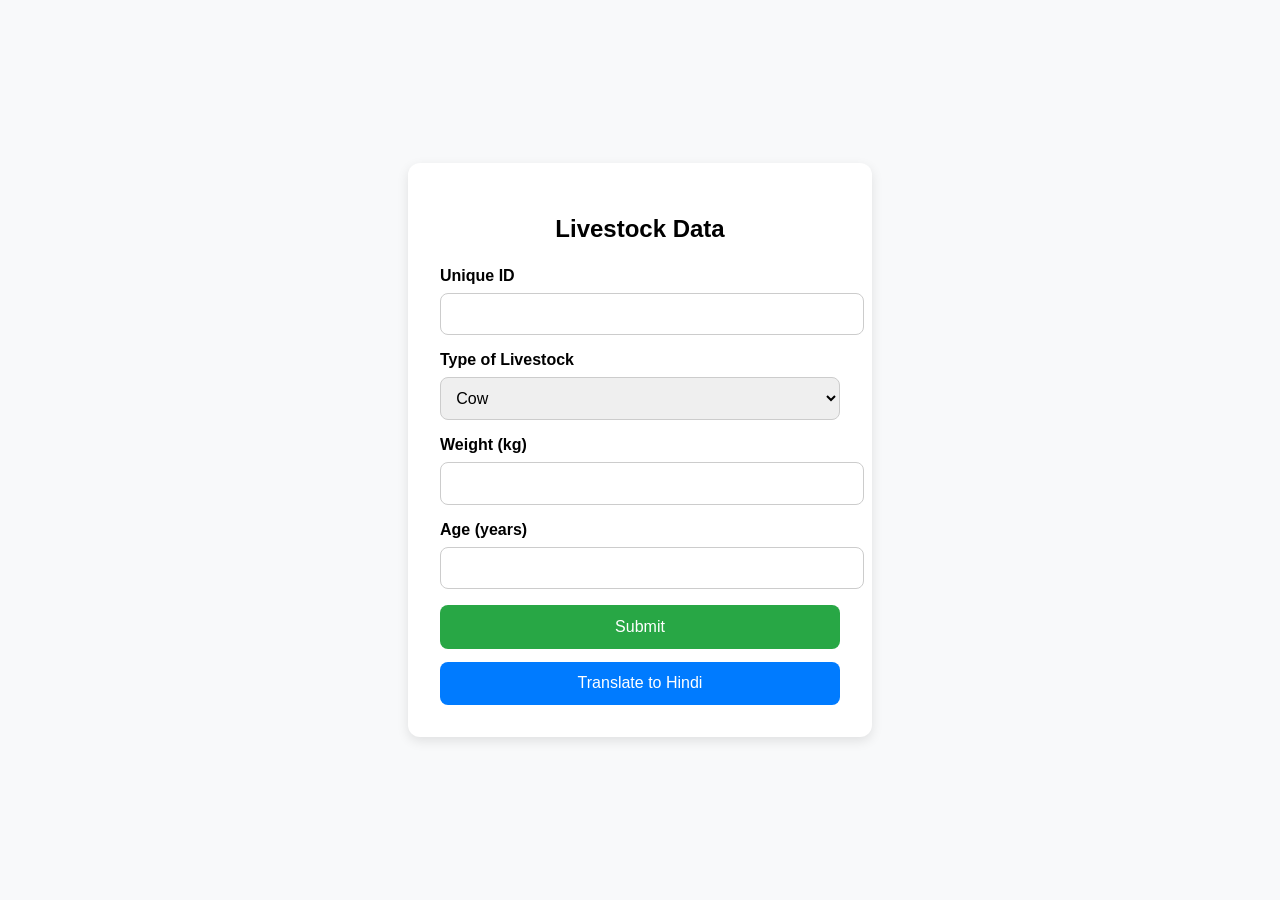
<file: livestock track.html>
<!DOCTYPE html>
<html lang="en">
<head>
  <meta charset="UTF-8" />
  <meta name="viewport" content="width=device-width, initial-scale=1.0" />
  <title>Livestock Data Collection</title>
  <style>
    body {
      font-family: Arial, sans-serif;
      background: #f8f9fa;
      display: flex;
      justify-content: center;
      align-items: center;
      min-height: 100vh;
      margin: 0;
    }
    .container {
      background: white;
      padding: 2rem;
      border-radius: 12px;
      box-shadow: 0 4px 12px rgba(0,0,0,0.1);
      max-width: 400px;
      width: 100%;
    }
    h2 {
      text-align: center;
      margin-bottom: 1.5rem;
    }
    label {
      display: block;
      margin-bottom: 0.5rem;
      font-weight: bold;
    }
    input, select {
      width: 100%;
      padding: 0.7rem;
      margin-bottom: 1rem;
      border: 1px solid #ccc;
      border-radius: 8px;
      font-size: 1rem;
    }
    button {
      width: 100%;
      padding: 0.8rem;
      border: none;
      border-radius: 8px;
      font-size: 1rem;
      cursor: pointer;
    }
    .submit-btn {
      background: #28a745;
      color: white;
      margin-bottom: 0.8rem;
    }
    .translate-btn {
      background: #007bff;
      color: white;
    }
    @media (max-width: 500px) {
      .container {
        padding: 1rem;
      }
    }
  </style>
</head>
<body>
  <div class="container">
    <h2 id="form-title">Livestock Data</h2>
    <form id="livestock-form" action="submit.php" method="POST">
      <label id="label-id" for="unique_id">Unique ID</label>
      <input type="text" id="unique_id" name="unique_id" required />

      <label id="label-type" for="type">Type of Livestock</label>
      <select id="type" name="type" required>
        <option value="cow">Cow</option>
        <option value="buffalo">Buffalo</option>
        <option value="chicken">Chicken</option>
        <option value="goat">Goat</option>
      </select>

      <label id="label-weight" for="weight">Weight (kg)</label>
      <input type="number" id="weight" name="weight" required />

      <label id="label-age" for="age">Age (years)</label>
      <input type="number" id="age" name="age" required />

      <button type="submit" class="submit-btn" id="submit-btn">Submit</button>
    </form>
    <button class="translate-btn" onclick="translateToHindi()" id="translate-btn">Translate to Hindi</button>
  </div>

  <script>
    let translated = false;

    function translateToHindi() {
      if (!translated) {
        document.getElementById('form-title').innerText = 'पशुधन विवरण';
        document.getElementById('label-id').innerText = 'विशिष्ट आईडी';
        document.getElementById('label-type').innerText = 'पशुधन का प्रकार';
        document.getElementById('label-weight').innerText = 'वजन (किग्रा)';
        document.getElementById('label-age').innerText = 'आयु (वर्ष)';
        document.getElementById('submit-btn').innerText = 'जमा करें';
        document.getElementById('translate-btn').innerText = 'Translate to English';
        translated = true;
      } else {
        document.getElementById('form-title').innerText = 'Livestock Data';
        document.getElementById('label-id').innerText = 'Unique ID';
        document.getElementById('label-type').innerText = 'Type of Livestock';
        document.getElementById('label-weight').innerText = 'Weight (kg)';
        document.getElementById('label-age').innerText = 'Age (years)';
        document.getElementById('submit-btn').innerText = 'Submit';
        document.getElementById('translate-btn').innerText = 'Translate to Hindi';
        translated = false;
      }
    }
  </script>
</body>
</html>
</file>
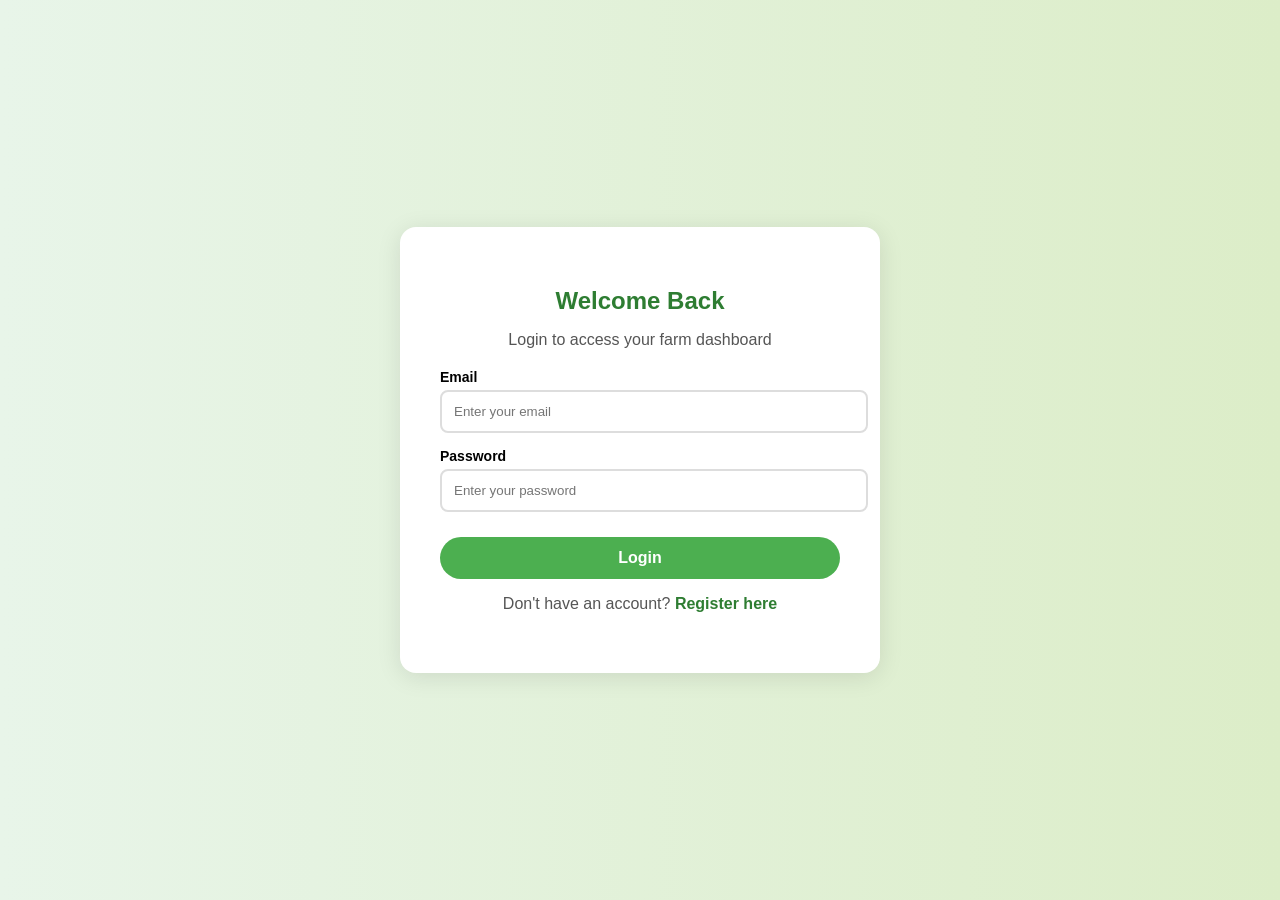
<file: login.html>
<!DOCTYPE html>
<html lang="en">
<head>
    <meta charset="UTF-8">
    <meta name="viewport" content="width=device-width, initial-scale=1.0">
    <title>FarmSafe Portal - Login</title>
    <style>
        body {
            font-family: Arial, sans-serif;
            background: linear-gradient(to right, #e8f5e9, #dcedc8);
            display: flex;
            justify-content: center;
            align-items: center;
            height: 100vh;
            margin: 0;
        }
        .login-box {
            background: white;
            padding: 40px;
            border-radius: 16px;
            box-shadow: 0 4px 25px rgba(0, 0, 0, 0.1);
            max-width: 400px;
            width: 100%;
            text-align: center;
        }
        h2 {
            color: #2e7d32;
            margin-bottom: 10px;
        }
        p {
            color: #555;
            margin-bottom: 20px;
        }
        .form-group {
            text-align: left;
            margin-bottom: 15px;
        }
        label {
            font-weight: bold;
            font-size: 14px;
            display: block;
            margin-bottom: 5px;
        }
        input {
            width: 100%;
            padding: 12px;
            border: 2px solid #ddd;
            border-radius: 8px;
            outline: none;
            transition: border 0.3s ease;
        }
        input:focus {
            border-color: #4caf50;
        }
        .btn {
            width: 100%;
            background: #4caf50;
            color: white;
            border: none;
            padding: 12px;
            border-radius: 30px;
            font-size: 16px;
            font-weight: bold;
            cursor: pointer;
            margin-top: 10px;
        }
        .btn:disabled {
            background: #a5d6a7;
            cursor: not-allowed;
        }
        .error-message {
            color: red;
            font-size: 14px;
            margin-bottom: 10px;
            display: none;
        }
        a {
            color: #2e7d32;
            text-decoration: none;
            font-weight: bold;
        }
    </style>
</head>
<body>

<div class="login-box">
    <h2>Welcome Back</h2>
    <p>Login to access your farm dashboard</p>
    <div class="error-message" id="errorMessage"></div>
    <form id="loginForm">
        <div class="form-group">
            <label>Email</label>
            <input type="email" name="email" required placeholder="Enter your email">
        </div>
        <div class="form-group">
            <label>Password</label>
            <input type="password" name="password" required placeholder="Enter your password">
        </div>
        <button type="submit" class="btn">Login</button>
    </form>
    <p>Don't have an account? <a href="register.html">Register here</a></p>
</div>

<script>
    document.getElementById('loginForm').addEventListener('submit', async function(e) {
        e.preventDefault();

        const formData = new FormData(this);
        const btn = document.querySelector('.btn');
        btn.disabled = true;
        btn.innerText = "Logging in...";

        try {
            const response = await fetch("login.php", {
                method: "POST",
                body: formData
            });

            const result = await response.json();

            if (result.status === "success") {
                window.location.href = "index.html"; // ✅ Go to dashboard
            } else {
                document.getElementById('errorMessage').innerText = result.message;
                document.getElementById('errorMessage').style.display = "block";
            }
        } catch (error) {
            document.getElementById('errorMessage').innerText = "Server error: " + error;
            document.getElementById('errorMessage').style.display = "block";
        }

        btn.disabled = false;
        btn.innerText = "Login";
    });
</script>

</body>
</html>
</file>
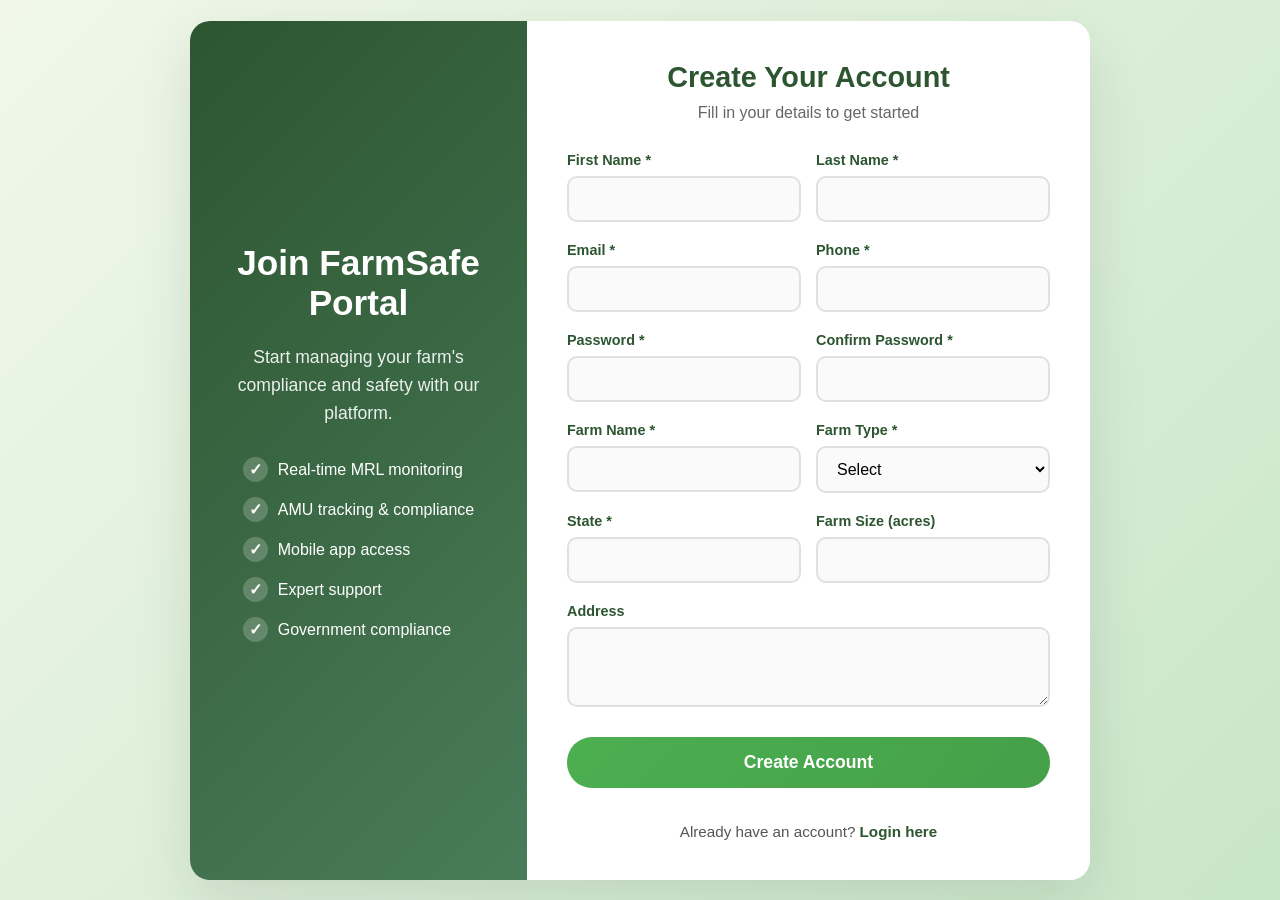
<file: register.html>
<!DOCTYPE html>
<html lang="en">
<head>
    <meta charset="UTF-8">
    <meta name="viewport" content="width=device-width, initial-scale=1.0">
    <title>Register - FarmSafe Portal</title>
    <style>
        *{margin:0;padding:0;box-sizing:border-box}
        body{font-family:'Segoe UI',Tahoma,Geneva,Verdana,sans-serif;background:linear-gradient(135deg,#f1f8e9,#c8e6c9);min-height:100vh;display:flex;align-items:center;justify-content:center;padding:20px}
        .register-container{background:white;border-radius:20px;box-shadow:0 20px 60px rgba(0,0,0,.1);overflow:hidden;max-width:900px;width:100%;display:grid;grid-template-columns:1fr 1fr;min-height:600px}
        .register-left{background:linear-gradient(135deg,#2c5530,#4a7c59);color:white;padding:40px;display:flex;flex-direction:column;justify-content:center;align-items:center;text-align:center}
        .register-left h1{font-size:2.2rem;margin-bottom:20px}
        .register-left p{font-size:1.1rem;line-height:1.6;margin-bottom:30px;opacity:.9}
        .features-list{list-style:none;text-align:left}
        .features-list li{margin-bottom:15px;display:flex;align-items:center;gap:10px}
        .features-list li::before{content:"✓";background:rgba(255,255,255,.2);border-radius:50%;width:25px;height:25px;display:flex;align-items:center;justify-content:center;font-weight:bold}
        .register-right{padding:40px;display:flex;flex-direction:column;justify-content:center}
        .register-header{text-align:center;margin-bottom:30px}
        .register-header h2{color:#2c5530;font-size:1.8rem;margin-bottom:10px}
        .register-header p{color:#666;font-size:1rem}
        .register-form{display:flex;flex-direction:column;gap:20px}
        .form-row{display:grid;grid-template-columns:1fr 1fr;gap:15px}
        .form-group{display:flex;flex-direction:column;gap:8px}
        .form-group.full-width{grid-column:1/-1}
        .form-group label{font-weight:600;color:#2c5530;font-size:.9rem}
        .form-group input,.form-group select,.form-group textarea{padding:12px 15px;border:2px solid #e0e0e0;border-radius:10px;font-size:1rem;background:#fafafa;transition:.3s}
        .form-group input:focus,.form-group select:focus,.form-group textarea:focus{outline:none;border-color:#4caf50;background:white;transform:translateY(-2px);box-shadow:0 5px 15px rgba(76,175,80,.2)}
        textarea{resize:vertical;min-height:80px}
        .register-btn{background:linear-gradient(135deg,#4caf50,#45a049);color:white;border:none;padding:15px 30px;border-radius:25px;font-size:1.1rem;font-weight:600;cursor:pointer;transition:.3s;margin-top:10px}
        .register-btn:disabled{background:#ccc;cursor:not-allowed}
        .success-message,.error-message{text-align:center;margin-bottom:20px;display:none;padding:15px;border-radius:10px;color:white}
        .success-message{background:linear-gradient(135deg,#4caf50,#45a049)}
        .error-message{background:linear-gradient(135deg,#f44336,#d32f2f)}
        @media(max-width:768px){.register-container{grid-template-columns:1fr;max-width:500px}}
    </style>
</head>
<body>
    <div class="register-container">
        <div class="register-left">
            <h1>Join FarmSafe Portal</h1>
            <p>Start managing your farm's compliance and safety with our platform.</p>
            <ul class="features-list">
                <li>Real-time MRL monitoring</li>
                <li>AMU tracking & compliance</li>
                <li>Mobile app access</li>
                <li>Expert support</li>
                <li>Government compliance</li>
            </ul>
        </div>

        <div class="register-right">
            <div class="register-header">
                <h2>Create Your Account</h2>
                <p>Fill in your details to get started</p>
            </div>

            <div class="success-message" id="successMessage">✅ Registration successful!</div>
            <div class="error-message" id="errorMessage">❌ Please check your inputs.</div>

            <!-- ✅ Registration Form -->
            <form class="register-form" id="registerForm">
                <div class="form-row">
                    <div class="form-group">
                        <label>First Name *</label>
                        <input type="text" name="firstName" required>
                    </div>
                    <div class="form-group">
                        <label>Last Name *</label>
                        <input type="text" name="lastName" required>
                    </div>
                </div>

                <div class="form-row">
                    <div class="form-group">
                        <label>Email *</label>
                        <input type="email" name="email" required>
                    </div>
                    <div class="form-group">
                        <label>Phone *</label>
                        <input type="tel" name="phone" required>
                    </div>
                </div>

                <div class="form-row">
                    <div class="form-group">
                        <label>Password *</label>
                        <input type="password" name="password" required minlength="8">
                    </div>
                    <div class="form-group">
                        <label>Confirm Password *</label>
                        <input type="password" name="confirmPassword" required>
                    </div>
                </div>

                <div class="form-row">
                    <div class="form-group">
                        <label>Farm Name *</label>
                        <input type="text" name="farmName" required>
                    </div>
                    <div class="form-group">
                        <label>Farm Type *</label>
                        <select name="farmType" required>
                            <option value="">Select</option>
                            <option value="Dairy">Dairy</option>
                            <option value="Poultry">Poultry</option>
                            <option value="Goat">Goat</option>
                            <option value="Sheep">Sheep</option>
                        </select>
                    </div>
                </div>

                <div class="form-row">
                    <div class="form-group">
                        <label>State *</label>
                        <input type="text" name="state" required>
                    </div>
                    <div class="form-group">
                        <label>Farm Size (acres)</label>
                        <input type="number" name="farmSize">
                    </div>
                </div>

                <div class="form-group full-width">
                    <label>Address</label>
                    <textarea name="address"></textarea>
                </div>

                <button type="submit" class="register-btn">Create Account</button>

                <!-- ✅ Added login option -->
                <p style="text-align:center; margin-top:15px; font-size:0.95rem; color:#555;">
                    Already have an account? 
                    <a href="login.html" style="color:#2c5530; font-weight:600; text-decoration:none;">
                        Login here
                    </a>
                </p>
            </form>
        </div>
    </div>

    <script>
        document.getElementById('registerForm').addEventListener('submit', async function (e) {
            e.preventDefault();

            const formData = new FormData(this);

            const btn = document.querySelector('.register-btn');
            btn.disabled = true;
            btn.textContent = "Registering...";

            try {
                const response = await fetch("register.php", {
                    method: "POST",
                    body: formData
                });

                const result = await response.json();

                if (result.status === "success") {
                    document.getElementById('successMessage').style.display = "block";
                    document.getElementById('errorMessage').style.display = "none";
                    this.reset();
                } else {
                    document.getElementById('errorMessage').innerText = result.message;
                    document.getElementById('errorMessage').style.display = "block";
                    document.getElementById('successMessage').style.display = "none";
                }

            } catch (error) {
                document.getElementById('errorMessage').innerText = "Server error: " + error;
                document.getElementById('errorMessage').style.display = "block";
            }

            btn.disabled = false;
            btn.textContent = "Create Account";
        });
    </script>
</body>
</html>
</file>
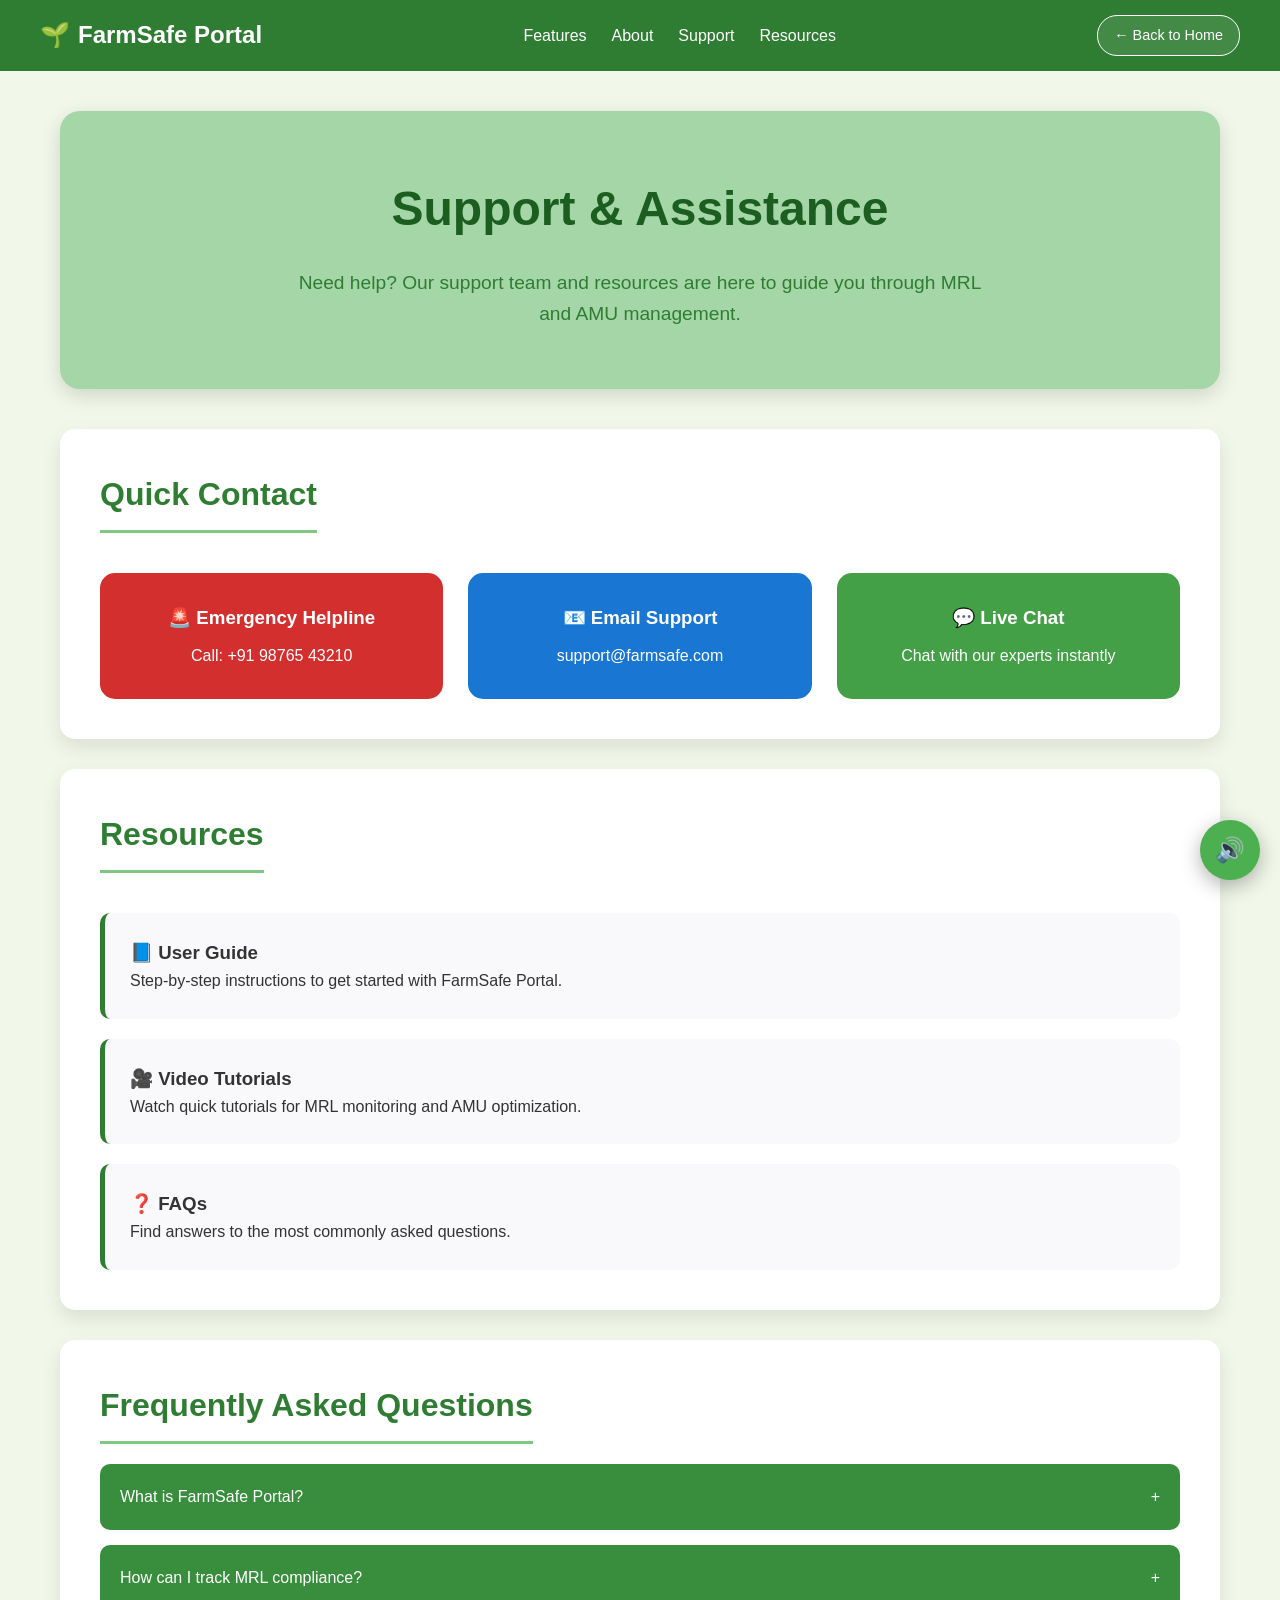
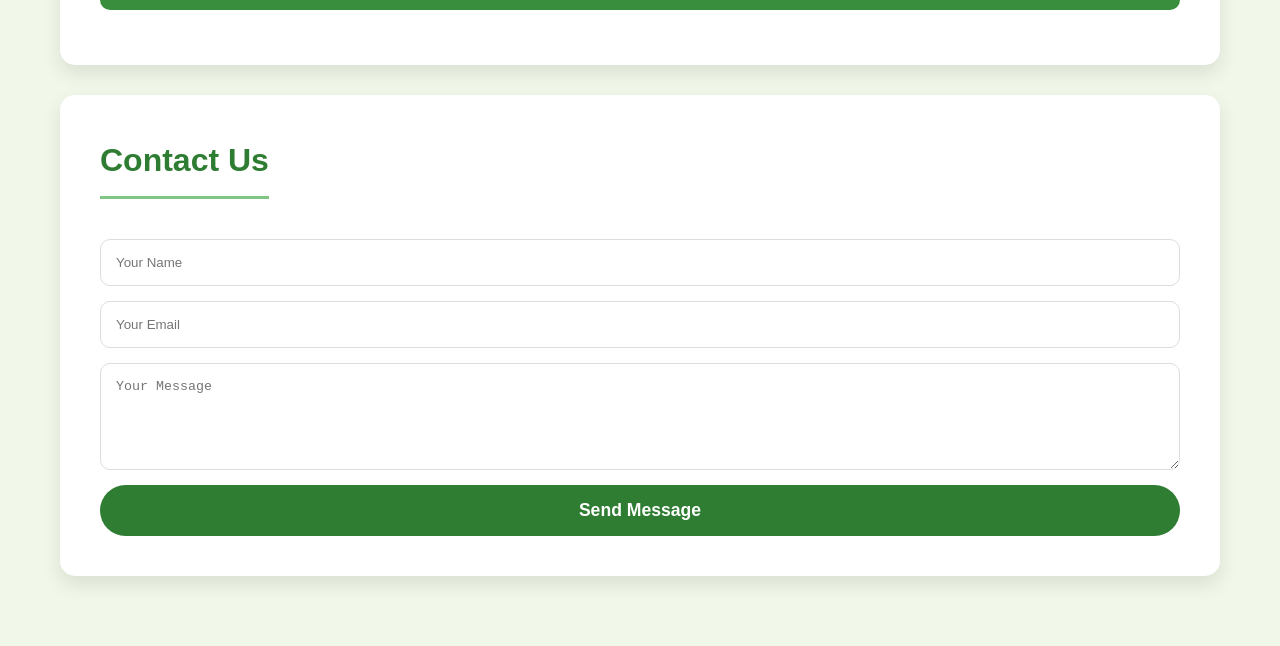
<file: Support.html>
<!DOCTYPE html>
<html lang="en">
<head>
  <meta charset="UTF-8">
  <meta name="viewport" content="width=device-width, initial-scale=1.0">
  <title>FarmSafe Portal - Support</title>
  <style>
    * { margin: 0; padding: 0; box-sizing: border-box; }

    body {
      font-family: 'Segoe UI', Tahoma, Geneva, Verdana, sans-serif;
      line-height: 1.6;
      color: #333;
      background: #F1F8E9; /* light green background */
      min-height: 100vh;
    }

    /* Header */
    header {
      background: #2E7D32; /* dark green */
      padding: 15px 40px;
      display: flex;
      align-items: center;
      justify-content: space-between;
      color: white;
    }

    .logo {
      display: flex;
      align-items: center;
      font-size: 1.5rem;
      font-weight: bold;
    }
    .logo span { margin-left: 8px; }

    nav ul {
      list-style: none;
      display: flex;
      gap: 25px;
    }
    nav ul li a {
      text-decoration: none;
      color: white;
      font-weight: 500;
      transition: color 0.3s;
    }
    nav ul li a:hover { color: #C8E6C9; }

    .back-btn {
      background: rgba(255, 255, 255, 0.1);
      color: white;
      border: 1px solid white;
      padding: 8px 16px;
      border-radius: 20px;
      text-decoration: none;
      font-size: 0.9rem;
      transition: background 0.3s;
    }
    .back-btn:hover { background: rgba(255, 255, 255, 0.3); }

    .container { max-width: 1200px; margin: 20px auto; padding: 20px; }

    /* Hero Section */
    .hero-section {
      text-align: center;
      padding: 60px 20px;
      background: #A5D6A7; /* lighter green block */
      border-radius: 20px;
      margin-bottom: 40px;
      box-shadow: 0 6px 20px rgba(0, 0, 0, 0.15);
    }
    .hero-section h1 {
      font-size: 3rem;
      color: #1B5E20; /* deep green text */
      margin-bottom: 20px;
    }
    .hero-section p {
      font-size: 1.2rem;
      color: #2E7D32;
      max-width: 700px;
      margin: 0 auto;
    }

    /* Sections */
    .content-section {
      background: white;
      border-radius: 15px;
      padding: 40px;
      margin-bottom: 30px;
      box-shadow: 0 8px 20px rgba(0, 0, 0, 0.1);
    }

    .section-title {
      font-size: 2rem;
      color: #2E7D32;
      margin-bottom: 20px;
      border-bottom: 3px solid #81C784;
      padding-bottom: 10px;
      display: inline-block;
    }

    /* Quick Contact */
    .contact-grid {
      display: grid;
      grid-template-columns: repeat(auto-fit, minmax(250px, 1fr));
      gap: 25px;
      margin-top: 20px;
    }
    .contact-card {
      background: #388E3C;
      color: white;
      padding: 30px;
      border-radius: 15px;
      text-align: center;
      transition: transform 0.3s ease, box-shadow 0.3s ease;
      cursor: pointer;
    }
    .contact-card:hover {
      transform: translateY(-10px);
      box-shadow: 0 20px 40px rgba(0,0,0,0.25);
    }
    .contact-card h3 { margin-bottom: 10px; }
    .contact-card p { font-size: 1rem; }

    .contact-card.emergency { background: #D32F2F; } /* red for emergency */
    .contact-card.email { background: #1976D2; } /* blue for email */
    .contact-card.chat { background: #43A047; } /* green for chat */

    /* Resources */
    .resources-list {
      display: grid;
      gap: 20px;
      margin-top: 20px;
    }
    .resource-card {
      background: #f9f9fb;
      padding: 25px;
      border-radius: 10px;
      border-left: 5px solid #2E7D32;
      transition: transform 0.3s ease;
    }
    .resource-card:hover {
      transform: translateX(10px);
      box-shadow: 0 5px 15px rgba(0,0,0,0.15);
    }

    /* FAQ */
    .faq-item { margin-bottom: 15px; border-radius: 10px; overflow: hidden; }
    .faq-question {
      background: #388E3C;
      color: white;
      padding: 20px;
      cursor: pointer;
      display: flex;
      justify-content: space-between;
      align-items: center;
    }
    .faq-answer {
      padding: 20px;
      display: none;
      background: #F1F8E9;
      color: #333;
    }

    /* Form */
    .contact-form { display: grid; gap: 15px; margin-top: 20px; }
    .contact-form input, .contact-form textarea {
      width: 100%; padding: 15px;
      border: 1px solid #ddd;
      border-radius: 10px;
    }
    .submit-btn {
      background: #2E7D32;
      color: white;
      padding: 15px 30px;
      border: none;
      border-radius: 50px;
      font-size: 1.1rem;
      font-weight: bold;
      cursor: pointer;
      transition: all 0.3s ease;
      width: 100%;
    }
    .submit-btn:hover {
      background: #1B5E20;
      transform: translateY(-3px);
      box-shadow: 0 10px 20px rgba(0,0,0,0.25);
    }
  </style>
</head>
<body>

  <!-- Header -->
  <header>
    <div class="logo">🌱 <span>FarmSafe Portal</span></div>
    <nav>
      <ul>
        <li><a href="features.html">Features</a></li>
        <li><a href="About.html">About</a></li>
        <li><a href="Support.html">Support</a></li>
        <li><a href="https://www.agriwelfare.gov.in/" target="_blank">Resources</a></li>
      </ul>
    </nav>
    <a href="index.html" class="back-btn">← Back to Home</a>
  </header>

  <div class="container">
    <!-- Hero -->
    <div class="hero-section">
      <h1>Support & Assistance</h1>
      <p>Need help? Our support team and resources are here to guide you through MRL and AMU management.</p>
    </div>

    <!-- Quick Contact -->
    <div class="content-section">
      <h2 class="section-title">Quick Contact</h2>
      <div class="contact-grid">
        <div class="contact-card emergency">
          <h3>🚨 Emergency Helpline</h3>
          <p>Call: +91 98765 43210</p>
        </div>
        <div class="contact-card email">
          <h3>📧 Email Support</h3>
          <p>support@farmsafe.com</p>
        </div>
        <div class="contact-card chat">
          <h3>💬 Live Chat</h3>
          <p>Chat with our experts instantly</p>
        </div>
      </div>
    </div>

    <!-- Resources -->
    <div class="content-section">
      <h2 class="section-title">Resources</h2>
      <div class="resources-list">
        <div class="resource-card">
          <h3>📘 User Guide</h3>
          <p>Step-by-step instructions to get started with FarmSafe Portal.</p>
        </div>
        <div class="resource-card">
          <h3>🎥 Video Tutorials</h3>
          <p>Watch quick tutorials for MRL monitoring and AMU optimization.</p>
        </div>
        <div class="resource-card">
          <h3>❓ FAQs</h3>
          <p>Find answers to the most commonly asked questions.</p>
        </div>
      </div>
    </div>

    <!-- FAQ -->
    <div class="content-section">
      <h2 class="section-title">Frequently Asked Questions</h2>
      <div class="faq-item">
        <div class="faq-question">What is FarmSafe Portal? <span>+</span></div>
        <div class="faq-answer">FarmSafe Portal is a digital platform for monitoring Maximum Residue Limits (MRL) and Antimicrobial Usage (AMU) in livestock.</div>
      </div>
      <div class="faq-item">
        <div class="faq-question">How can I track MRL compliance? <span>+</span></div>
        <div class="faq-answer">You can use our MRL Monitoring tool that provides real-time tracking and automated alerts.</div>
      </div>
    </div>

    <!-- Contact Form -->
    <div class="content-section">
      <h2 class="section-title">Contact Us</h2>
      <form class="contact-form">
        <input type="text" placeholder="Your Name" required>
        <input type="email" placeholder="Your Email" required>
        <textarea rows="5" placeholder="Your Message" required></textarea>
        <button type="submit" class="submit-btn">Send Message</button>
      </form>
    </div>
  </div>

  <script>
    // FAQ Toggle
    document.querySelectorAll(".faq-question").forEach(q => {
      q.addEventListener("click", () => {
        const answer = q.nextElementSibling;
        const isOpen = answer.style.display === "block";
        document.querySelectorAll(".faq-answer").forEach(a => a.style.display = "none");
        document.querySelectorAll(".faq-question span").forEach(s => s.textContent = "+");
        if (!isOpen) {
          answer.style.display = "block";
          q.querySelector("span").textContent = "−";
        }
      });
    });
  </script>
      <script>
document.addEventListener("DOMContentLoaded", function () {
    let currentLang = "en-IN"; 
    let volume = 1; 
    let rate = 1;   
    let isMuted = false; 

    // 🗣 Speak Function
    function speakText(text) {
        if (!text.trim() || isMuted) return; 
        window.speechSynthesis.cancel();
        const utterance = new SpeechSynthesisUtterance(text);
        utterance.lang = currentLang;
        utterance.volume = volume;
        utterance.rate = rate;
        window.speechSynthesis.speak(utterance);
    }

    // 🎯 Click-to-Read on Text
    document.querySelectorAll("h1, h2, h3, h4, h5, h6, p, span, a, button, li, td, th")
        .forEach(el => {
            el.style.cursor = "pointer";
            el.addEventListener("click", (e) => {
                e.stopPropagation(); 
                speakText(el.innerText || el.textContent);
            });
        });

    // 💬 Floating Button (Mute/Unmute + Panel Toggle)
    const chatBtn = document.createElement("div");
    chatBtn.innerHTML = "🔊";
    chatBtn.style.cssText = `
        position: fixed;
        bottom: 20px;
        right: 20px;
        background: #4caf50;
        color: white;
        font-size: 24px;
        width: 60px;
        height: 60px;
        border-radius: 50%;
        display: flex;
        align-items: center;
        justify-content: center;
        cursor: pointer;
        box-shadow: 0 6px 20px rgba(0,0,0,0.3);
        transition: transform 0.2s;
        z-index: 9999;
    `;
    document.body.appendChild(chatBtn);

    // ⚙️ Settings Panel
    const panel = document.createElement("div");
    panel.innerHTML = `
        <h4 style="margin:0 0 10px 0;">🔊 Voice Settings</h4>
        <label>Language: 
            <select id="langSelect">
                <option value="en-IN">English (India)</option>
                <option value="en-US">English (US)</option>
                <option value="hi-IN">Hindi</option>
            </select>
        </label><br><br>
        <label>Volume: 
            <input type="range" id="volControl" min="0" max="1" step="0.1" value="1">
        </label><br><br>
        <label>Speed: 
            <input type="range" id="rateControl" min="0.5" max="2" step="0.1" value="1">
        </label>
    `;
    panel.style.cssText = `
        position: fixed;
        bottom: 100px;
        right: 20px;
        background: #fff;
        border: 2px solid #4caf50;
        border-radius: 12px;
        padding: 15px;
        width: 240px;
        font-family: sans-serif;
        font-size: 14px;
        box-shadow: 0 4px 12px rgba(0,0,0,0.2);
        display: none;
        z-index: 9999;
    `;
    document.body.appendChild(panel);

    // 🎛 Controls
    document.getElementById("langSelect").addEventListener("change", e => {
        currentLang = e.target.value;
    });
    document.getElementById("volControl").addEventListener("input", e => {
        volume = parseFloat(e.target.value);
    });
    document.getElementById("rateControl").addEventListener("input", e => {
        rate = parseFloat(e.target.value);
    });

    // 💬 Button Action: Toggle Mute/Unmute + Show Panel
    chatBtn.addEventListener("click", () => {
        isMuted = !isMuted;
        window.speechSynthesis.cancel(); 

        if (isMuted) {
            chatBtn.innerHTML = "🔇"; 
            panel.style.display = "none"; // hide panel when muted
            chatBtn.style.background = "#f44336"; // red mute
        } else {
            chatBtn.innerHTML = "🔊"; 
            panel.style.display = "block"; // show panel when unmuted
            chatBtn.style.background = "#4caf50"; // green active
        }
    });
});
</script>
</body>
</html>
</file>
